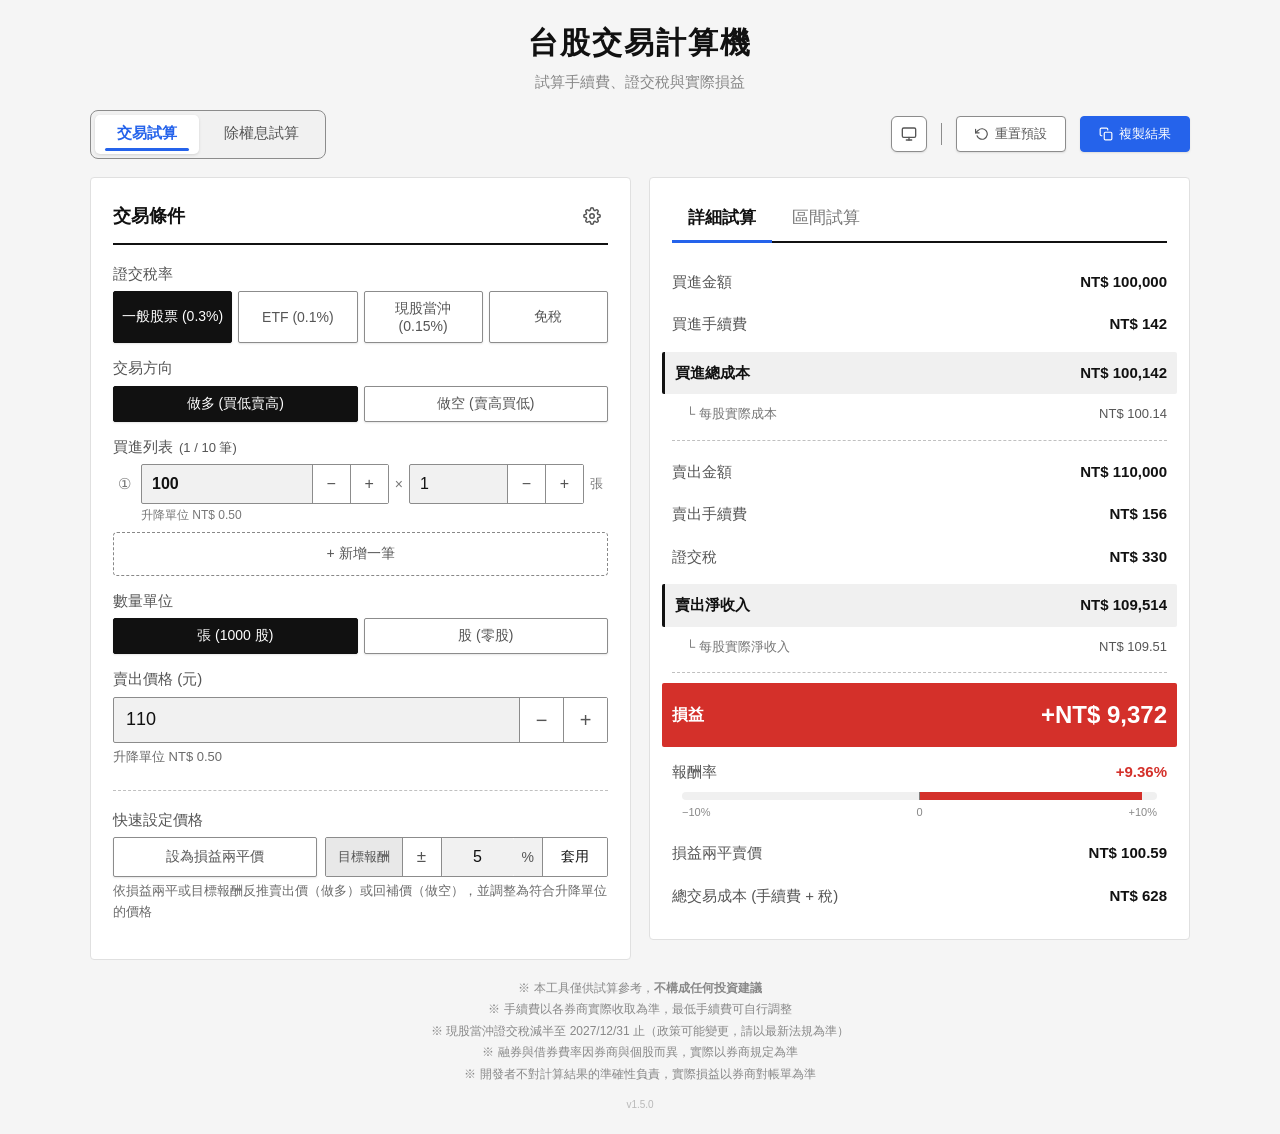
<file: index.html>
<!DOCTYPE html>
<html lang="zh-Hant">
<head>
<meta charset="UTF-8">
<!-- viewport-fit=cover:讓 env(safe-area-inset-*) 生效 (iPhone 動態島 / 主畫面指示條) -->
<meta name="viewport" content="width=device-width, initial-scale=1.0, viewport-fit=cover">
<meta name="description" content="台股交易計算機 — 試算手續費、證交稅、借券費與實際損益，以及除權息、二代健保與股利所得稅。支援做多/做空、零股、ETF、現股當沖。純前端、零追蹤。">
<meta name="theme-color" content="#000000">
<meta name="color-scheme" content="light dark">
<!-- CSP 鎖死「零外部請求」;data: 給 inline favicon SVG;'unsafe-inline' 保留給 head FOUC script 與既有 style 屬性
     (frame-ancestors 只能由 HTTP header 設定,寫在 meta 會被瀏覽器忽略並報錯,故不放) -->
<meta http-equiv="Content-Security-Policy" content="default-src 'self'; img-src 'self' data:; style-src 'self' 'unsafe-inline'; script-src 'self' 'unsafe-inline'; connect-src 'self'; manifest-src 'self'; worker-src 'self'; object-src 'none'; base-uri 'self'; form-action 'none'">
<title>台股交易計算機</title>
<script>
  // 早於 <style> 套用主題與模式,避免初次載入閃光 (FOUC) 與 layout 切換閃爍
  (function() {
    try {
      var mode = localStorage.getItem('twStockCalc.theme') || 'auto';
      if (mode !== 'auto' && mode !== 'light' && mode !== 'dark') mode = 'auto';
      var effective = mode === 'auto'
        ? (matchMedia('(prefers-color-scheme: dark)').matches ? 'dark' : 'light')
        : mode;
      document.documentElement.setAttribute('data-theme', effective);
      document.documentElement.setAttribute('data-theme-mode', mode);
    } catch (_) {
      document.documentElement.setAttribute('data-theme', 'dark');
      document.documentElement.setAttribute('data-theme-mode', 'auto');
    }
    try {
      var appMode = localStorage.getItem('twStockCalc.appMode') || 'trade';
      if (appMode !== 'trade' && appMode !== 'dividend') appMode = 'trade';
      document.documentElement.setAttribute('data-app-mode', appMode);
    } catch (_) {
      document.documentElement.setAttribute('data-app-mode', 'trade');
    }
  })();
</script>
<!-- Open Graph / 社群分享 -->
<meta property="og:type" content="website">
<meta property="og:title" content="台股交易計算機">
<meta property="og:description" content="試算手續費、證交稅、借券費與實際損益，以及除權息、二代健保與股利所得稅。純前端、零追蹤。">
<meta property="og:locale" content="zh_TW">
<meta name="twitter:card" content="summary">
<meta name="twitter:title" content="台股交易計算機">
<meta name="twitter:description" content="試算手續費、證交稅、借券費與實際損益，以及除權息與股利所得稅。">
<link rel="icon" id="favicon" type="image/svg+xml" href="data:image/svg+xml,<svg xmlns='http://www.w3.org/2000/svg' viewBox='0 0 32 32'><rect width='32' height='32' fill='%23111' rx='6'/><rect x='6' y='9' width='8' height='14' fill='%23d4302a'/><rect x='18' y='12' width='8' height='11' fill='%231f8f4f'/></svg>">
<!-- PWA -->
<link rel="manifest" href="manifest.json">
<!-- iOS 不支援 SVG 的 apple-touch-icon,需 180×180 PNG (滿版不透明,iOS 自己套圓角)
     深色版由 app.js 依系統深淺色切換 href;iOS 在「加入主畫面」當下讀取,加入後不會自動跟著變 -->
<link rel="apple-touch-icon" id="appleTouchIcon" sizes="180x180" href="icons/apple-touch-icon.png">
<meta name="mobile-web-app-capable" content="yes">
<meta name="apple-mobile-web-app-capable" content="yes">
<meta name="apple-mobile-web-app-title" content="台股計算機">
<!-- default:狀態列不透明,內容從狀態列 / 動態島下方開始,不會被遮住 -->
<meta name="apple-mobile-web-app-status-bar-style" content="default">
<link rel="stylesheet" href="styles.css?v=1.5.0">
<script defer src="app.js?v=1.5.0"></script>
</head>
<body>
  <div class="container">
    <header>
      <h1>台股交易計算機</h1>
      <p id="appSubtitle">試算手續費、證交稅與實際損益</p>
    </header>

    <div class="action-bar">
      <div class="mode-toggle" id="modeGroup" role="group" aria-label="計算模式">
        <button type="button" data-mode="trade" class="active" aria-pressed="true">交易試算</button>
        <button type="button" data-mode="dividend" aria-pressed="false">除權息試算</button>
      </div>
      <div class="action-bar-tools">
        <button type="button" id="themeBtn" class="theme-cycle-btn" data-current-theme="auto" aria-label="切換主題（目前：跟隨系統）" title="主題">
          <svg class="theme-icon" data-icon="auto" viewBox="0 0 24 24" fill="none" stroke="currentColor" stroke-width="2" stroke-linecap="round" stroke-linejoin="round" aria-hidden="true">
            <rect x="2" y="3" width="20" height="14" rx="2" ry="2"></rect>
            <line x1="8" y1="21" x2="16" y2="21"></line>
            <line x1="12" y1="17" x2="12" y2="21"></line>
          </svg>
          <svg class="theme-icon" data-icon="light" viewBox="0 0 24 24" fill="none" stroke="currentColor" stroke-width="2" stroke-linecap="round" stroke-linejoin="round" aria-hidden="true">
            <circle cx="12" cy="12" r="5"></circle>
            <line x1="12" y1="1" x2="12" y2="3"></line>
            <line x1="12" y1="21" x2="12" y2="23"></line>
            <line x1="4.22" y1="4.22" x2="5.64" y2="5.64"></line>
            <line x1="18.36" y1="18.36" x2="19.78" y2="19.78"></line>
            <line x1="1" y1="12" x2="3" y2="12"></line>
            <line x1="21" y1="12" x2="23" y2="12"></line>
            <line x1="4.22" y1="19.78" x2="5.64" y2="18.36"></line>
            <line x1="18.36" y1="5.64" x2="19.78" y2="4.22"></line>
          </svg>
          <svg class="theme-icon" data-icon="dark" viewBox="0 0 24 24" fill="none" stroke="currentColor" stroke-width="2" stroke-linecap="round" stroke-linejoin="round" aria-hidden="true">
            <path d="M21 12.79A9 9 0 1 1 11.21 3 7 7 0 0 0 21 12.79z"></path>
          </svg>
        </button>
        <span class="divider" aria-hidden="true"></span>
        <button type="button" id="resetBtn" class="btn-action" title="重置預設">
          <svg viewBox="0 0 24 24" width="14" height="14" fill="none" stroke="currentColor" stroke-width="2" stroke-linecap="round" stroke-linejoin="round" aria-hidden="true">
            <polyline points="1 4 1 10 7 10"></polyline>
            <path d="M3.51 15a9 9 0 1 0 2.13-9.36L1 10"></path>
          </svg>
          <span class="btn-label">重置預設</span>
        </button>
        <!-- 觸控裝置且支援 Web Share 時,app.js 加上 data-share → 改顯示分享圖示與「分享結果」 -->
        <button type="button" id="copyBtn" class="btn-action primary" title="複製結果">
          <svg class="icon-copy" viewBox="0 0 24 24" width="14" height="14" fill="none" stroke="currentColor" stroke-width="2" stroke-linecap="round" stroke-linejoin="round" aria-hidden="true">
            <rect x="9" y="9" width="13" height="13" rx="2" ry="2"></rect>
            <path d="M5 15H4a2 2 0 0 1-2-2V4a2 2 0 0 1 2-2h9a2 2 0 0 1 2 2v1"></path>
          </svg>
          <svg class="icon-share" viewBox="0 0 24 24" width="14" height="14" fill="none" stroke="currentColor" stroke-width="2" stroke-linecap="round" stroke-linejoin="round" aria-hidden="true">
            <path d="M4 12v8a2 2 0 0 0 2 2h12a2 2 0 0 0 2-2v-8"></path>
            <polyline points="16 6 12 2 8 6"></polyline>
            <line x1="12" y1="2" x2="12" y2="15"></line>
          </svg>
          <span class="btn-label" id="copyBtnLabel">複製結果</span>
        </button>
      </div>
    </div>

    <div class="layout" id="layoutTrade">
      <div class="card">
        <h2>
          交易條件
          <div class="popover-host" style="margin-left:auto;">
            <button type="button" class="gear-btn" id="condGearBtn" title="進階設定：手續費折扣與最低手續費" aria-label="進階設定：手續費折扣與最低手續費" aria-haspopup="dialog" aria-expanded="false" aria-controls="condGearPopover">
              <svg viewBox="0 0 24 24" fill="none" stroke="currentColor" stroke-width="2" stroke-linecap="round" stroke-linejoin="round" aria-hidden="true">
                <circle cx="12" cy="12" r="3"></circle>
                <path d="M19.4 15a1.65 1.65 0 0 0 .33 1.82l.06.06a2 2 0 0 1 0 2.83 2 2 0 0 1-2.83 0l-.06-.06a1.65 1.65 0 0 0-1.82-.33 1.65 1.65 0 0 0-1 1.51V21a2 2 0 0 1-4 0v-.09A1.65 1.65 0 0 0 9 19.4a1.65 1.65 0 0 0-1.82.33l-.06.06a2 2 0 0 1-2.83 0 2 2 0 0 1 0-2.83l.06-.06a1.65 1.65 0 0 0 .33-1.82 1.65 1.65 0 0 0-1.51-1H3a2 2 0 0 1 0-4h.09A1.65 1.65 0 0 0 4.6 9a1.65 1.65 0 0 0-.33-1.82l-.06-.06a2 2 0 0 1 0-2.83 2 2 0 0 1 2.83 0l.06.06a1.65 1.65 0 0 0 1.82.33H9a1.65 1.65 0 0 0 1-1.51V3a2 2 0 0 1 4 0v.09a1.65 1.65 0 0 0 1 1.51 1.65 1.65 0 0 0 1.82-.33l.06-.06a2 2 0 0 1 2.83 0 2 2 0 0 1 0 2.83l-.06.06a1.65 1.65 0 0 0-.33 1.82V9a1.65 1.65 0 0 0 1.51 1H21a2 2 0 0 1 0 4h-.09a1.65 1.65 0 0 0-1.51 1z"></path>
              </svg>
            </button>
            <div class="popover" id="condGearPopover" hidden role="dialog" aria-label="進階設定">
              <div class="popover-header">
                <span class="popover-title">進階設定</span>
                <button type="button" class="popover-close" data-close-popover aria-label="關閉設定">×</button>
              </div>
              <div class="popover-body" id="condGearBody">
                <div class="field">
                  <label for="discount">手續費折扣 (券商給的折數)</label>
                  <input type="number" id="discount" value="1" step="0.01" min="0.01" max="1" inputmode="decimal">
                  <div class="btn-group" id="discountGroup" role="group" aria-label="手續費折扣">
                    <button type="button" data-discount="1" class="active" aria-pressed="true">原價</button>
                    <button type="button" data-discount="0.6" aria-pressed="false">6折</button>
                    <button type="button" data-discount="0.5" aria-pressed="false">5折</button>
                    <button type="button" data-discount="0.38" aria-pressed="false">3.8折</button>
                    <button type="button" data-discount="0.28" aria-pressed="false">2.8折</button>
                  </div>
                  <div class="help">手續費 = 成交金額 × 0.1425% × 折數；未達最低手續費時，以最低手續費計</div>
                  <div class="field-error" id="discountError" role="alert"></div>
                </div>

                <div class="field">
                  <label for="minFee">最低手續費 (元)</label>
                  <input type="number" id="minFee" value="20" step="1" min="0" inputmode="numeric">
                  <div class="help">多數券商每筆最低 20 元；部分電子下單可降至 1 元或不設下限</div>
                  <div class="field-error" id="minFeeError" role="alert"></div>
                </div>
              </div>
            </div>
          </div>
        </h2>

        <div class="field">
          <label>證交稅率</label>
          <div class="btn-group" id="productTypeGroup" role="group" aria-label="證交稅率">
            <button type="button" data-product="stock" class="active" aria-pressed="true">一般股票 (0.3%)</button>
            <button type="button" data-product="etf" aria-pressed="false">ETF (0.1%)</button>
            <button type="button" data-product="daytrade" aria-pressed="false">現股當沖 (0.15%)</button>
            <button type="button" data-product="none" aria-pressed="false">免稅</button>
          </div>
          <div class="help field-warn-note" id="daytradeExpiredNote" hidden></div>
        </div>

        <div class="field">
          <label>交易方向</label>
          <div class="btn-group" id="directionGroup" role="group" aria-label="交易方向">
            <button type="button" data-dir="long" class="active" aria-pressed="true">做多 (買低賣高)</button>
            <button type="button" data-dir="short" aria-pressed="false">做空 (賣高買低)</button>
          </div>
          <div class="help" id="daytradeShortNote" style="display:none">現股當沖的先賣後買不需借券，不收借券費</div>
        </div>

        <!-- 做空方式:融券 (賣出時一次收借券費) / 借券 SBL (年化費率 × 天數);只在做空時顯示 -->
        <div class="field" id="shortTypeField" style="display:none">
          <label>做空方式</label>
          <div class="btn-group" id="shortTypeGroup" role="group" aria-label="做空方式">
            <button type="button" data-short-type="margin" class="active" aria-pressed="true">融券</button>
            <button type="button" data-short-type="sbl" aria-pressed="false">借券 (SBL)</button>
          </div>
        </div>

        <div class="field" id="marginFeeField" style="display:none">
          <label for="marginRate">借券費率 (%)</label>
          <input type="number" id="marginRate" value="0.08" step="0.01" min="0" inputmode="decimal">
          <div class="help">融券賣出時一次收取：借券費 = 賣出金額 × 費率，多數券商為 0.08%</div>
          <div class="field-error" id="marginRateError" role="alert"></div>
        </div>

        <div class="row" id="borrowField" style="display:none">
          <div class="field" style="margin-bottom:0">
            <label for="borrowRate">年化借券費率 (%)</label>
            <input type="number" id="borrowRate" value="1" step="0.1" min="0" inputmode="decimal">
            <div class="help">依個股與市場供需而定，常見約 1%～3%</div>
            <div class="field-error" id="borrowRateError" role="alert"></div>
          </div>
          <div class="field" style="margin-bottom:0">
            <label for="borrowDays">借券天數</label>
            <input type="number" id="borrowDays" value="1" step="1" min="0" inputmode="numeric">
            <div class="help">借券費 = 賣出金額 × 年化費率 × 天數 ÷ 365</div>
            <div class="field-error" id="borrowDaysError" role="alert"></div>
          </div>
        </div>

        <div class="field" id="buyListField">
          <label id="buyListLabel">買進列表<span class="buy-list-count">(<span id="buyListCount">1</span> / 10 筆)</span></label>
          <div id="buyList"><!-- entries 動態渲染 --></div>
          <button type="button" id="addBuyEntry" class="add-entry-btn">+ 新增一筆</button>
          <div class="buy-list-summary" id="buyListSummary" hidden>
            總股數 <strong id="buyTotalShares">-</strong> · 平均成本 <strong id="buyAvgCost">-</strong>
          </div>
          <div class="field-error" id="buyEntriesError" role="alert"></div>
        </div>

        <div class="field">
          <label>數量單位</label>
          <div class="btn-group" id="unitGroup" role="group" aria-label="數量單位">
            <button type="button" data-unit="lot" class="active" aria-pressed="true">張 (1000 股)</button>
            <button type="button" data-unit="share" aria-pressed="false">股 (零股)</button>
          </div>
        </div>

        <div class="field">
          <label id="sellPriceLabel" for="sellPrice">賣出價格 (元)</label>
          <div class="number-stepper">
            <input type="number" id="sellPrice" value="110" step="0.5" min="0" inputmode="decimal">
            <button type="button" class="stepper-btn" data-step="dec" aria-label="減少賣出價格"></button>
            <button type="button" class="stepper-btn" data-step="inc" aria-label="增加賣出價格"></button>
          </div>
          <div class="help" id="sellTickHint">升降單位 NT$ 0.50</div>
          <div class="field-error" id="sellPriceError" role="alert"></div>
        </div>

        <div class="field field-snap">
          <label>快速設定價格</label>
          <div class="snap-bar">
            <button type="button" id="snapBreakeven" class="snap-action">設為損益兩平價</button>
            <div class="snap-target">
              <span class="snap-label">目標報酬</span>
              <!-- iOS 小數鍵盤沒有負號,用 ± 按鈕切換正負 -->
              <button type="button" id="targetReturnSign" class="snap-sign" aria-label="切換目標報酬正負號" title="切換正負號">±</button>
              <input type="number" id="targetReturn" value="5" step="0.5" inputmode="decimal" aria-label="目標報酬率百分比">
              <span class="snap-pct">%</span>
              <button type="button" id="snapTarget">套用</button>
            </div>
          </div>
          <div class="help">依損益兩平或目標報酬反推賣出價（做多）或回補價（做空），並調整為符合升降單位的價格</div>
          <div class="field-error" id="targetReturnError" role="alert"></div>
        </div>
      </div><!-- /card 交易條件 -->

      <div class="card">
        <div class="card-header-row">
          <div class="card-tabs" id="tabNav" role="tablist" aria-label="結果顯示模式">
            <button type="button" data-tab="detail" class="active" role="tab" aria-selected="true">詳細試算</button>
            <button type="button" data-tab="range" role="tab" aria-selected="false">區間試算</button>
          </div>
          <div class="popover-host" id="rangeGearHost" hidden>
            <button type="button" class="gear-btn" id="rangeGearBtn" title="區間試算顯示範圍設定" aria-label="區間試算顯示範圍設定" aria-haspopup="dialog" aria-expanded="false" aria-controls="rangeGearPopover">
              <svg viewBox="0 0 24 24" fill="none" stroke="currentColor" stroke-width="2" stroke-linecap="round" stroke-linejoin="round" aria-hidden="true">
                <circle cx="12" cy="12" r="3"></circle>
                <path d="M19.4 15a1.65 1.65 0 0 0 .33 1.82l.06.06a2 2 0 0 1 0 2.83 2 2 0 0 1-2.83 0l-.06-.06a1.65 1.65 0 0 0-1.82-.33 1.65 1.65 0 0 0-1 1.51V21a2 2 0 0 1-4 0v-.09A1.65 1.65 0 0 0 9 19.4a1.65 1.65 0 0 0-1.82.33l-.06.06a2 2 0 0 1-2.83 0 2 2 0 0 1 0-2.83l.06-.06a1.65 1.65 0 0 0 .33-1.82 1.65 1.65 0 0 0-1.51-1H3a2 2 0 0 1 0-4h.09A1.65 1.65 0 0 0 4.6 9a1.65 1.65 0 0 0-.33-1.82l-.06-.06a2 2 0 0 1 0-2.83 2 2 0 0 1 2.83 0l.06.06a1.65 1.65 0 0 0 1.82.33H9a1.65 1.65 0 0 0 1-1.51V3a2 2 0 0 1 4 0v.09a1.65 1.65 0 0 0 1 1.51 1.65 1.65 0 0 0 1.82-.33l.06-.06a2 2 0 0 1 2.83 0 2 2 0 0 1 0 2.83l-.06.06a1.65 1.65 0 0 0-.33 1.82V9a1.65 1.65 0 0 0 1.51 1H21a2 2 0 0 1 0 4h-.09a1.65 1.65 0 0 0-1.51 1z"></path>
              </svg>
            </button>
            <div class="popover" id="rangeGearPopover" hidden role="dialog" aria-label="區間試算顯示範圍設定">
              <div class="popover-header">
                <span class="popover-title">顯示設定</span>
                <button type="button" class="popover-close" data-close-popover aria-label="關閉設定">×</button>
              </div>
              <div class="popover-body" id="rangeGearBody">
                <div class="range-controls">
                  <span class="range-controls-label">顯示範圍</span>
                  <div class="btn-group btn-group-inline" id="rangeGroup" role="group" aria-label="區間試算顯示範圍">
                    <button type="button" data-half="5" class="active" aria-pressed="true">±5</button>
                    <button type="button" data-half="10" aria-pressed="false">±10</button>
                    <button type="button" data-half="20" aria-pressed="false">±20</button>
                  </div>
                </div>
              </div>
            </div>
          </div>
        </div>

        <div class="tab-content" data-tab="detail" role="tabpanel">
          <div class="result-section">
            <div class="result-row">
              <span class="label" id="buyAmountLabel">買進金額</span>
              <span class="value" id="buyAmount">-</span>
            </div>
            <div class="result-row">
              <span class="label" id="buyFeeLabel">買進手續費</span>
              <span class="value" id="buyFee">-</span>
            </div>
            <div class="result-row highlight">
              <span class="label" id="totalCostLabel">買進總成本</span>
              <span class="value" id="totalCost">-</span>
            </div>
            <div class="result-row sub">
              <span class="label">└ 每股實際成本</span>
              <span class="value" id="costPerShare">-</span>
            </div>
          </div>

          <div class="result-section">
            <div class="result-row">
              <span class="label" id="sellAmountLabel">賣出金額</span>
              <span class="value" id="sellAmount">-</span>
            </div>
            <div class="result-row">
              <span class="label" id="sellFeeLabel">賣出手續費</span>
              <span class="value" id="sellFee">-</span>
            </div>
            <div class="result-row">
              <span class="label">證交稅</span>
              <span class="value" id="tax">-</span>
            </div>
            <div class="result-row" id="borrowFeeRow" style="display:none">
              <span class="label">借券費</span>
              <span class="value" id="borrowFee">-</span>
            </div>
            <div class="result-row highlight">
              <span class="label" id="netSellLabel">賣出淨收入</span>
              <span class="value" id="netSell">-</span>
            </div>
            <div class="result-row sub">
              <span class="label">└ 每股實際淨收入</span>
              <span class="value" id="netPerShare">-</span>
            </div>
          </div>

          <div class="result-section">
            <div class="result-row big" id="profitRow">
              <span class="label">損益</span>
              <span class="value" id="profit">-</span>
            </div>
            <div class="result-row" id="returnRow">
              <span class="label">報酬率</span>
              <span class="value" id="returnRate">-</span>
            </div>
            <div class="return-bar" id="returnBar" aria-hidden="true">
              <div class="return-bar-track">
                <div class="return-bar-zero"></div>
                <div class="return-bar-fill" id="returnBarFill" style="left:50%;right:50%"></div>
              </div>
              <div class="return-bar-scale">
                <span>−10%</span><span>0</span><span>+10%</span>
              </div>
            </div>
            <div class="result-row">
              <span class="label" id="breakevenLabel">損益兩平賣價</span>
              <span class="value" id="breakeven">-</span>
            </div>
            <div class="result-row">
              <span class="label" id="totalFeesLabel">總交易成本 (手續費 + 稅)</span>
              <span class="value" id="totalFees">-</span>
            </div>
          </div>
        </div><!-- /tab-content detail -->

        <div class="tab-content" data-tab="range" role="tabpanel" hidden>
          <div class="result-section">
            <div class="result-row">
              <span class="label" id="rangeFixedLabel">買進總成本</span>
              <span class="value" id="rangeFixedValue">-</span>
            </div>
            <div class="result-row">
              <span class="label" id="rangeBreakevenLabel">損益兩平賣價</span>
              <span class="value" id="rangeBreakeven">-</span>
            </div>
            <div class="result-row big" id="rangeCenterProfitRow">
              <span class="label" id="rangeCenterProfitLabel">目前賣價的損益</span>
              <span class="value" id="rangeCenterProfit">-</span>
            </div>
          </div>

          <div class="range-table-wrap">
            <table class="range-table">
              <thead>
                <tr>
                  <th id="rangePriceLabel">賣出價</th>
                  <th>損益</th>
                  <th>報酬率</th>
                </tr>
              </thead>
              <tbody id="rangeTableBody">
                <tr><td colspan="3" class="empty">請先輸入有效的價格與數量</td></tr>
              </tbody>
            </table>
          </div>

          <div class="help" style="margin-top: 12px; line-height: 1.7;">
            ※ 表格以目前的<strong>賣出價（做多）</strong>或<strong>回補價（做空）</strong>為中心，上下各展開 <span id="rangeHalfText">5</span> 個升降單位，共 <span id="rangeTotalText">11</span> 列<br>
            ※ 其他條件（買進價、手續費、稅率、借券費等）維持不變
          </div>
        </div><!-- /tab-content range -->
      </div><!-- /card right -->
    </div><!-- /layout -->

    <!-- 除權息 layout (顯示由 :root[data-app-mode] CSS 規則控制,避免 FOUC) -->
    <div class="layout" id="layoutDividend">
      <div class="card">
        <h2>
          除權息條件
          <div class="popover-host" style="margin-left:auto;">
            <button type="button" class="gear-btn" id="divGearBtn" title="進階設定：健保補充保費與其他綜合所得" aria-label="進階設定：健保補充保費與其他綜合所得" aria-haspopup="dialog" aria-expanded="false" aria-controls="divGearPopover">
              <svg viewBox="0 0 24 24" fill="none" stroke="currentColor" stroke-width="2" stroke-linecap="round" stroke-linejoin="round" aria-hidden="true">
                <circle cx="12" cy="12" r="3"></circle>
                <path d="M19.4 15a1.65 1.65 0 0 0 .33 1.82l.06.06a2 2 0 0 1 0 2.83 2 2 0 0 1-2.83 0l-.06-.06a1.65 1.65 0 0 0-1.82-.33 1.65 1.65 0 0 0-1 1.51V21a2 2 0 0 1-4 0v-.09A1.65 1.65 0 0 0 9 19.4a1.65 1.65 0 0 0-1.82.33l-.06.06a2 2 0 0 1-2.83 0 2 2 0 0 1 0-2.83l.06-.06a1.65 1.65 0 0 0 .33-1.82 1.65 1.65 0 0 0-1.51-1H3a2 2 0 0 1 0-4h.09A1.65 1.65 0 0 0 4.6 9a1.65 1.65 0 0 0-.33-1.82l-.06-.06a2 2 0 0 1 0-2.83 2 2 0 0 1 2.83 0l.06.06a1.65 1.65 0 0 0 1.82.33H9a1.65 1.65 0 0 0 1-1.51V3a2 2 0 0 1 4 0v.09a1.65 1.65 0 0 0 1 1.51 1.65 1.65 0 0 0 1.82-.33l.06-.06a2 2 0 0 1 2.83 0 2 2 0 0 1 0 2.83l-.06.06a1.65 1.65 0 0 0-.33 1.82V9a1.65 1.65 0 0 0 1.51 1H21a2 2 0 0 1 0 4h-.09a1.65 1.65 0 0 0-1.51 1z"></path>
              </svg>
            </button>
            <div class="popover" id="divGearPopover" hidden role="dialog" aria-label="進階設定">
              <div class="popover-header">
                <span class="popover-title">進階設定</span>
                <button type="button" class="popover-close" data-close-popover aria-label="關閉設定">×</button>
              </div>
              <div class="popover-body">
                <div class="field">
                  <label for="healthRate">二代健保補充保費率 (%)</label>
                  <input type="number" id="healthRate" value="2.11" step="0.01" min="0" max="100" inputmode="decimal">
                  <div class="help" id="healthRateHelp">自 2021 年起為 2.11%，實際以健保署最新公告為準</div>
                  <div class="field-error" id="healthRateError" role="alert"></div>
                </div>
                <div class="field">
                  <label for="healthThreshold">補充保費起徵點 (元)</label>
                  <input type="number" id="healthThreshold" value="20000" step="1000" min="0" inputmode="numeric">
                  <div class="help">單次給付（現金股利＋股票股利面額）達此金額才扣繳</div>
                  <div class="field-error" id="healthThresholdError" role="alert"></div>
                </div>
                <div class="field">
                  <label for="otherIncome">股利以外綜合所得淨額 (元)</label>
                  <input type="number" id="otherIncome" value="600000" step="10000" min="0" inputmode="numeric">
                  <div class="help">用來推算邊際稅率，並比較合併課稅與分離課稅</div>
                  <div class="field-error" id="otherIncomeError" role="alert"></div>
                </div>
              </div>
            </div>
          </div>
        </h2>

        <div class="field">
          <label for="prePrice">除權息前股價</label>
          <input type="number" id="prePrice" value="50" step="0.01" min="0" inputmode="decimal">
          <div class="help">通常為除權息日前一交易日收盤價</div>
          <div class="field-error" id="prePriceError" role="alert"></div>
        </div>

        <div class="row">
          <div class="field" style="margin-bottom:0">
            <label for="cashDividend">現金股利 (元/股)</label>
            <input type="number" id="cashDividend" value="2.5" step="0.01" min="0" inputmode="decimal">
            <div class="help">填 0 表示只配股票股利</div>
            <div class="field-error" id="cashDividendError" role="alert"></div>
          </div>
          <div class="field" style="margin-bottom:0">
            <label for="stockDividend">股票股利 (元/股)</label>
            <input type="number" id="stockDividend" value="0" step="0.1" min="0" inputmode="decimal">
            <div class="help">以面額 10 元計，每 1 元配 0.1 股（每張配 100 股）</div>
            <div class="field-error" id="stockDividendError" role="alert"></div>
          </div>
        </div>

        <div class="field">
          <label>持股單位</label>
          <div class="btn-group" id="dividendUnitGroup" role="group" aria-label="持股單位">
            <button type="button" data-dividend-unit="lot" class="active" aria-pressed="true">張 (1000 股)</button>
            <button type="button" data-dividend-unit="share" aria-pressed="false">股</button>
          </div>
        </div>

        <div class="field">
          <label for="dividendShares">持股數量 <span id="dividendSharesUnit" class="buy-list-count">(張)</span></label>
          <input type="number" id="dividendShares" value="10" step="1" min="0" inputmode="numeric">
          <div class="help">合計 <strong id="dividendSharesTotal">10,000</strong> 股</div>
          <div class="field-error" id="dividendSharesError" role="alert"></div>
        </div>

        <div class="field">
          <label for="dividendBuyCost">買進均價 (每股，選填)</label>
          <input type="number" id="dividendBuyCost" value="0" step="0.01" min="0" inputmode="decimal">
          <div class="help" id="dividendBuyCostHelp" hidden>合計持有成本 <strong id="dividendBuyCostTotal">0</strong> 元</div>
          <div class="help">用來試算除權息後持有成本降低多少；填 0 或留空則不試算</div>
          <div class="field-error" id="dividendBuyCostError" role="alert"></div>
        </div>
      </div><!-- /card 除權息條件 -->

      <div class="card">
        <h2>除權息試算結果</h2>

        <!-- 股價變化群組:參考價 → 填權息 → 殖利率 -->
        <div class="result-section">
          <div class="result-row big" id="exDivPriceRow">
            <span class="label">除權息參考價</span>
            <span class="value" id="exDivPrice">-</span>
          </div>
          <div class="result-row sub">
            <span class="label">└ 除權息調降</span>
            <span class="value" id="priceDrop">-</span>
          </div>
        </div>

        <div class="result-section">
          <div class="result-row">
            <span class="label">填權息所需漲幅</span>
            <span class="value" id="fillGainPct">-</span>
          </div>
          <div class="result-row">
            <span class="label">填權息目標價</span>
            <span class="value" id="fillTargetPrice">-</span>
          </div>
        </div>

        <div class="result-section">
          <div class="result-row">
            <span class="label">現金殖利率</span>
            <span class="value" id="cashYield">-</span>
          </div>
          <div class="result-row" id="stockYieldRow" hidden>
            <span class="label">股票殖利率</span>
            <span class="value" id="stockYield">-</span>
          </div>
          <div class="result-row highlight">
            <span class="label">總殖利率</span>
            <span class="value" id="totalYield">-</span>
          </div>
        </div>

        <!-- 我會拿到什麼:現金 → 股數 → 降低後總成本 -->
        <div class="result-section" id="cashIncomeSection">
          <div class="result-row">
            <span class="label">現金股利收入</span>
            <span class="value" id="dividendGross">-</span>
          </div>
          <div class="result-row sub" id="healthInsRow" hidden>
            <span class="label">└ 二代健保補充保費</span>
            <span class="value" id="healthInsFee">-</span>
          </div>
          <div class="result-row sub" id="healthInsBasisRow" hidden>
            <span class="label">└ 補充保費計算基礎</span>
            <span class="value" id="healthInsBasis">-</span>
          </div>
          <div class="result-row big money" id="dividendNetRow">
            <span class="label">實領現金</span>
            <span class="value" id="dividendNet">-</span>
          </div>
          <div class="help" id="healthInsHelp" style="margin-top: 8px;" hidden>
            ※ 依健保署規定，同一基準日的現金股利與股票股利視為同一次給付，合併計算；股票股利以每股面額 10 元計算<br>
            ※ 單次給付達起徵點即依補充保費率扣繳，超過 1,000 萬元的部分不計
          </div>
        </div>

        <div class="result-section" id="stockAllocSection" hidden>
          <div class="result-row">
            <span class="label">配股數</span>
            <span class="value" id="allocatedShares">-</span>
          </div>
          <div class="result-row highlight">
            <span class="label">配股後總股數</span>
            <span class="value" id="totalSharesAfter">-</span>
          </div>
          <div class="result-row sub">
            <span class="label">└ 整股 / 畸零股</span>
            <span class="value" id="wholeFractionShares">-</span>
          </div>
          <div class="help" style="margin-top: 8px;">※ 不足 1 股的畸零股，依公司法按面額折付現金</div>
        </div>

        <div class="result-section" id="costReductionSection" hidden>
          <div class="result-row big compact">
            <span class="label">除權息後總持有成本</span>
            <span class="value" id="newCostTotal">-</span>
          </div>
          <div class="result-row sub">
            <span class="label">└ 每股成本</span>
            <span class="value" id="newCostPerShare">-</span>
          </div>
          <div class="result-row sub">
            <span class="label">└ 降低幅度</span>
            <span class="value" id="newCostReduction">-</span>
          </div>
          <div class="help" style="margin-top: 8px;">※ 以你輸入的買進均價計算，不含買進手續費</div>
        </div>

        <div class="result-section tax-section">
          <div class="tax-section-title">股利所得稅試算</div>
          <div class="tax-section-subtitle">
            目前邊際稅率 <strong id="marginalRateText">12%</strong>（綜合所得淨額 <strong id="otherIncomeText">600,000</strong> 元加計股利後推算）
          </div>

          <div class="tax-method" id="taxMethodA">
            <div class="tax-method-header">
              <span class="tax-method-label">A. 合併課稅 (8.5% 抵減)</span>
              <span class="tax-method-badge" id="taxMethodABadge" hidden>較省稅</span>
            </div>
            <div class="tax-method-rows">
              <div class="result-row sub"><span class="label">股利增加的稅額</span><span class="value" id="taxAddA">-</span></div>
              <div class="result-row sub"><span class="label">8.5% 可抵減稅額 (上限 8 萬元)</span><span class="value" id="taxCreditA">-</span></div>
              <div class="result-row"><span class="label">淨增加稅額</span><span class="value" id="taxNetA">-</span></div>
            </div>
          </div>

          <div class="tax-method" id="taxMethodB">
            <div class="tax-method-header">
              <span class="tax-method-label">B. 分離課稅 (28%)</span>
              <span class="tax-method-badge" id="taxMethodBBadge" hidden>較省稅</span>
            </div>
            <div class="tax-method-rows">
              <div class="result-row"><span class="label">應納稅額</span><span class="value" id="taxNetB">-</span></div>
            </div>
          </div>

          <div class="help" style="margin-top: 8px;">
            ※ 只試算股利造成的「增加」稅額，股利以外的綜合所得照常繳納<br>
            ※ A 案的可抵減稅額大於應納稅額時為負值（可退稅）；實際申報以財政部試算為準
          </div>
        </div>
      </div><!-- /card 除權息結果 -->
    </div><!-- /layout-dividend -->

    <div class="footer-note">
      ※ 本工具僅供試算參考，<strong>不構成任何投資建議</strong><br>
      <span id="footerNoteTrade">
        ※ 手續費以各券商實際收取為準，最低手續費可自行調整<br>
        <span id="ruleDaytradeNote">※ 現股當沖證交稅減半至 2027/12/31 止（政策可能變更，請以最新法規為準）</span><br>
        ※ 融券與借券費率因券商與個股而異，實際以券商規定為準<br>
        ※ 開發者不對計算結果的準確性負責，實際損益以券商對帳單為準
      </span>
      <span id="footerNoteDividend">
        ※ 二代健保補充保費率與起徵點，以健保署最新公告為準<br>
        ※ 綜所稅級距採 <span id="ruleTaxYear">2025 年度（2026 年申報）</span>稅制，實際以財政部公告為準<br>
        ※ 合併與分離課稅的比較只計算股利造成的邊際稅負，未含扣除額、免稅額等個人條件<br>
        ※ 畸零股折付現金、配股後的零股交易等細節，以發行公司公告為準
      </span>
      <span class="version-tag" id="appVersionTag"></span>
    </div>
  </div>

  <!-- 行動版設定面板的遮罩 (桌面不顯示);點遮罩關閉面板,不會穿透點到下方按鈕 -->
  <div class="popover-backdrop" id="popoverBackdrop" hidden></div>

  <div class="toast" id="toast" role="status" aria-live="polite"></div>

  <!-- 螢幕閱讀器播報:輸入停頓後才念一次重點,避免每打一個字就念整張結果卡 -->
  <div class="sr-only" id="srAnnounce" role="status" aria-live="polite"></div>

  <div class="mobile-result-bar" id="mobileResultBar">
    <button type="button" class="mobile-result-bar-tap" id="mobileBarTap" aria-label="捲到結果重點">
      <span class="mobile-result-bar-profit" id="mobileBarProfit">-</span>
      <span class="mobile-result-bar-return" id="mobileBarReturn">-</span>
      <span class="mobile-result-bar-track" aria-hidden="true">
        <span class="mobile-result-bar-zero"></span>
        <span class="mobile-result-bar-fill" id="mobileBarFill" style="left:50%;right:50%"></span>
      </span>
      <span class="mobile-result-bar-cta" aria-hidden="true">詳情 →</span>
    </button>
  </div>

  <dialog id="confirmDialog" class="confirm-dialog" aria-labelledby="confirmDialogTitle" aria-describedby="confirmDialogText">
    <div class="confirm-dialog-body">
      <div class="confirm-dialog-title" id="confirmDialogTitle">確定要重置嗎？</div>
      <div class="confirm-dialog-text" id="confirmDialogText">
        交易試算的所有欄位與設定（手續費折扣、證交稅率、交易方向、做空方式、區間顯示範圍）將還原為預設值。
      </div>
      <div class="confirm-dialog-note">
        <span id="confirmDialogNoteInfo">除權息試算的資料不受影響。</span>
        <strong class="confirm-dialog-warn">此動作無法復原。</strong>
      </div>
      <div class="confirm-dialog-actions">
        <button type="button" class="btn-action" id="confirmDialogCancel">取消</button>
        <button type="button" class="btn-action primary" id="confirmDialogOk">確定重置</button>
      </div>
    </div>
  </dialog>

</body>
</html>
</file>
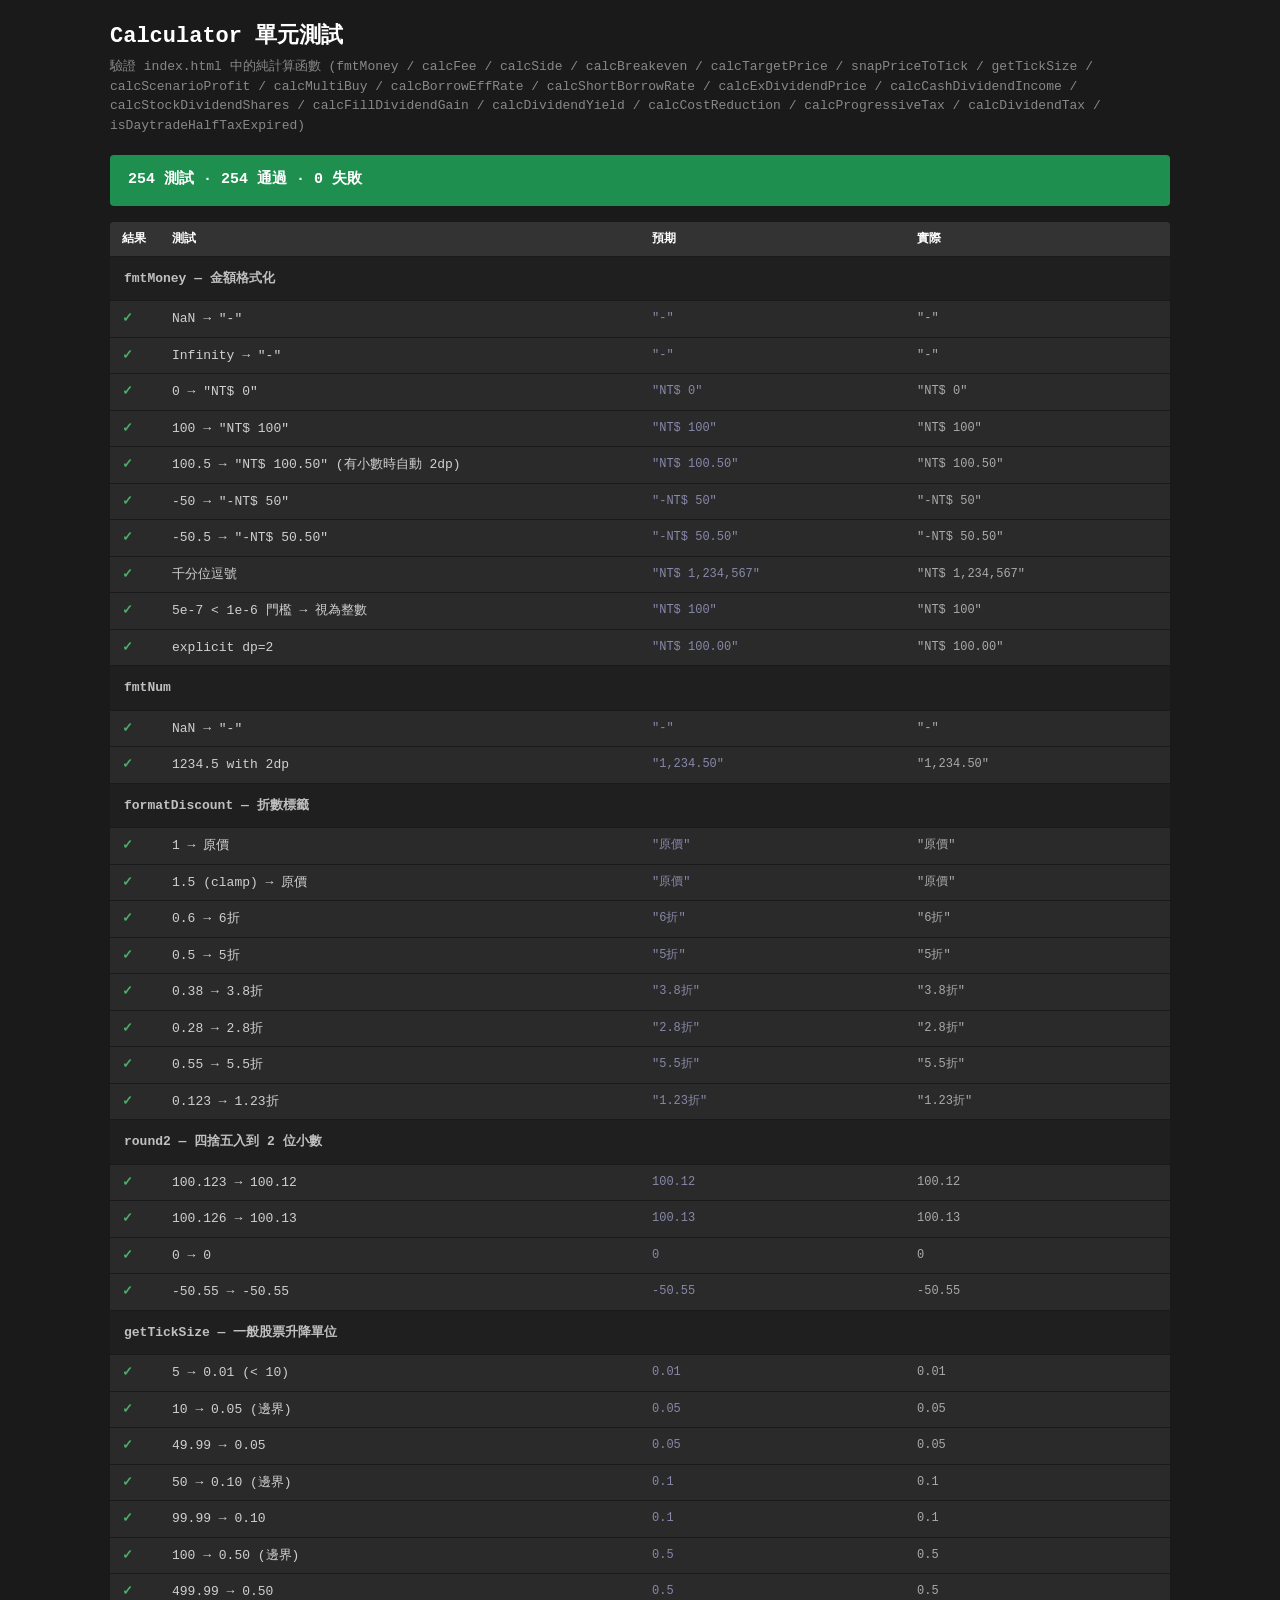
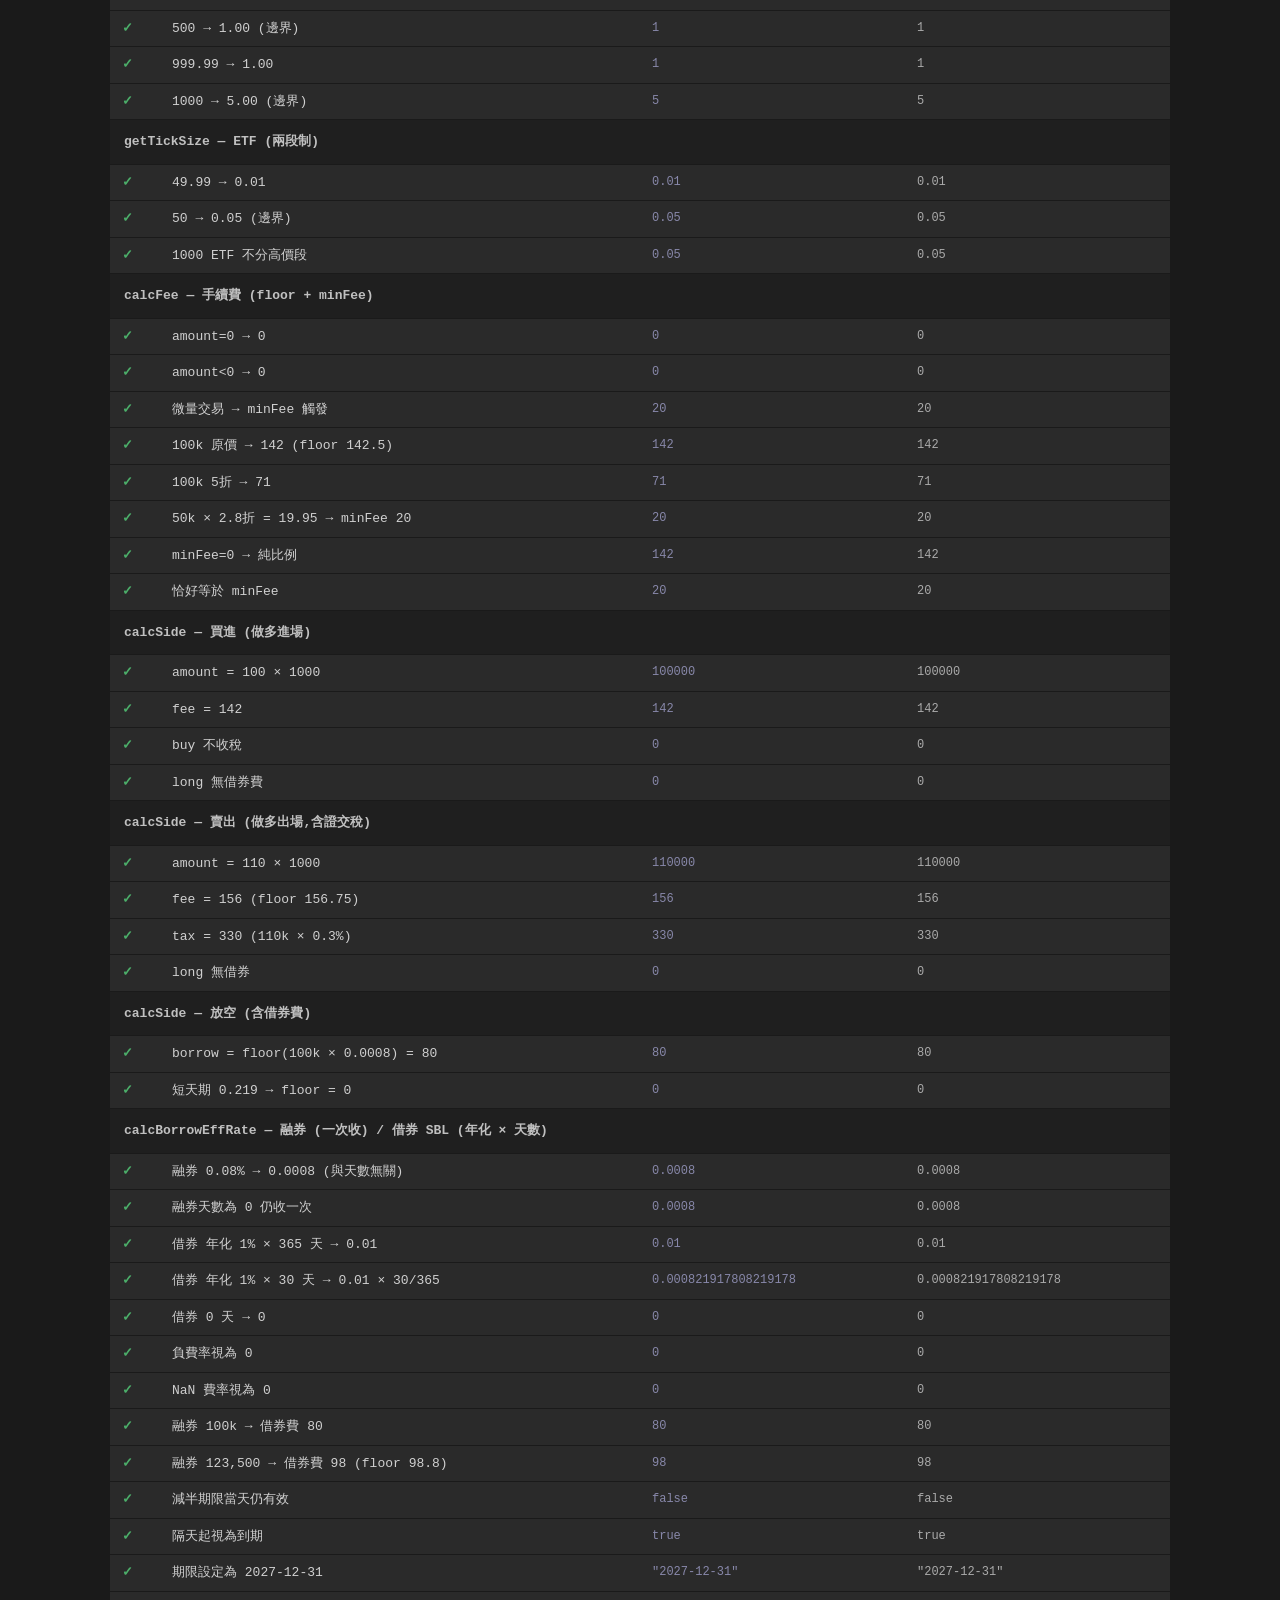
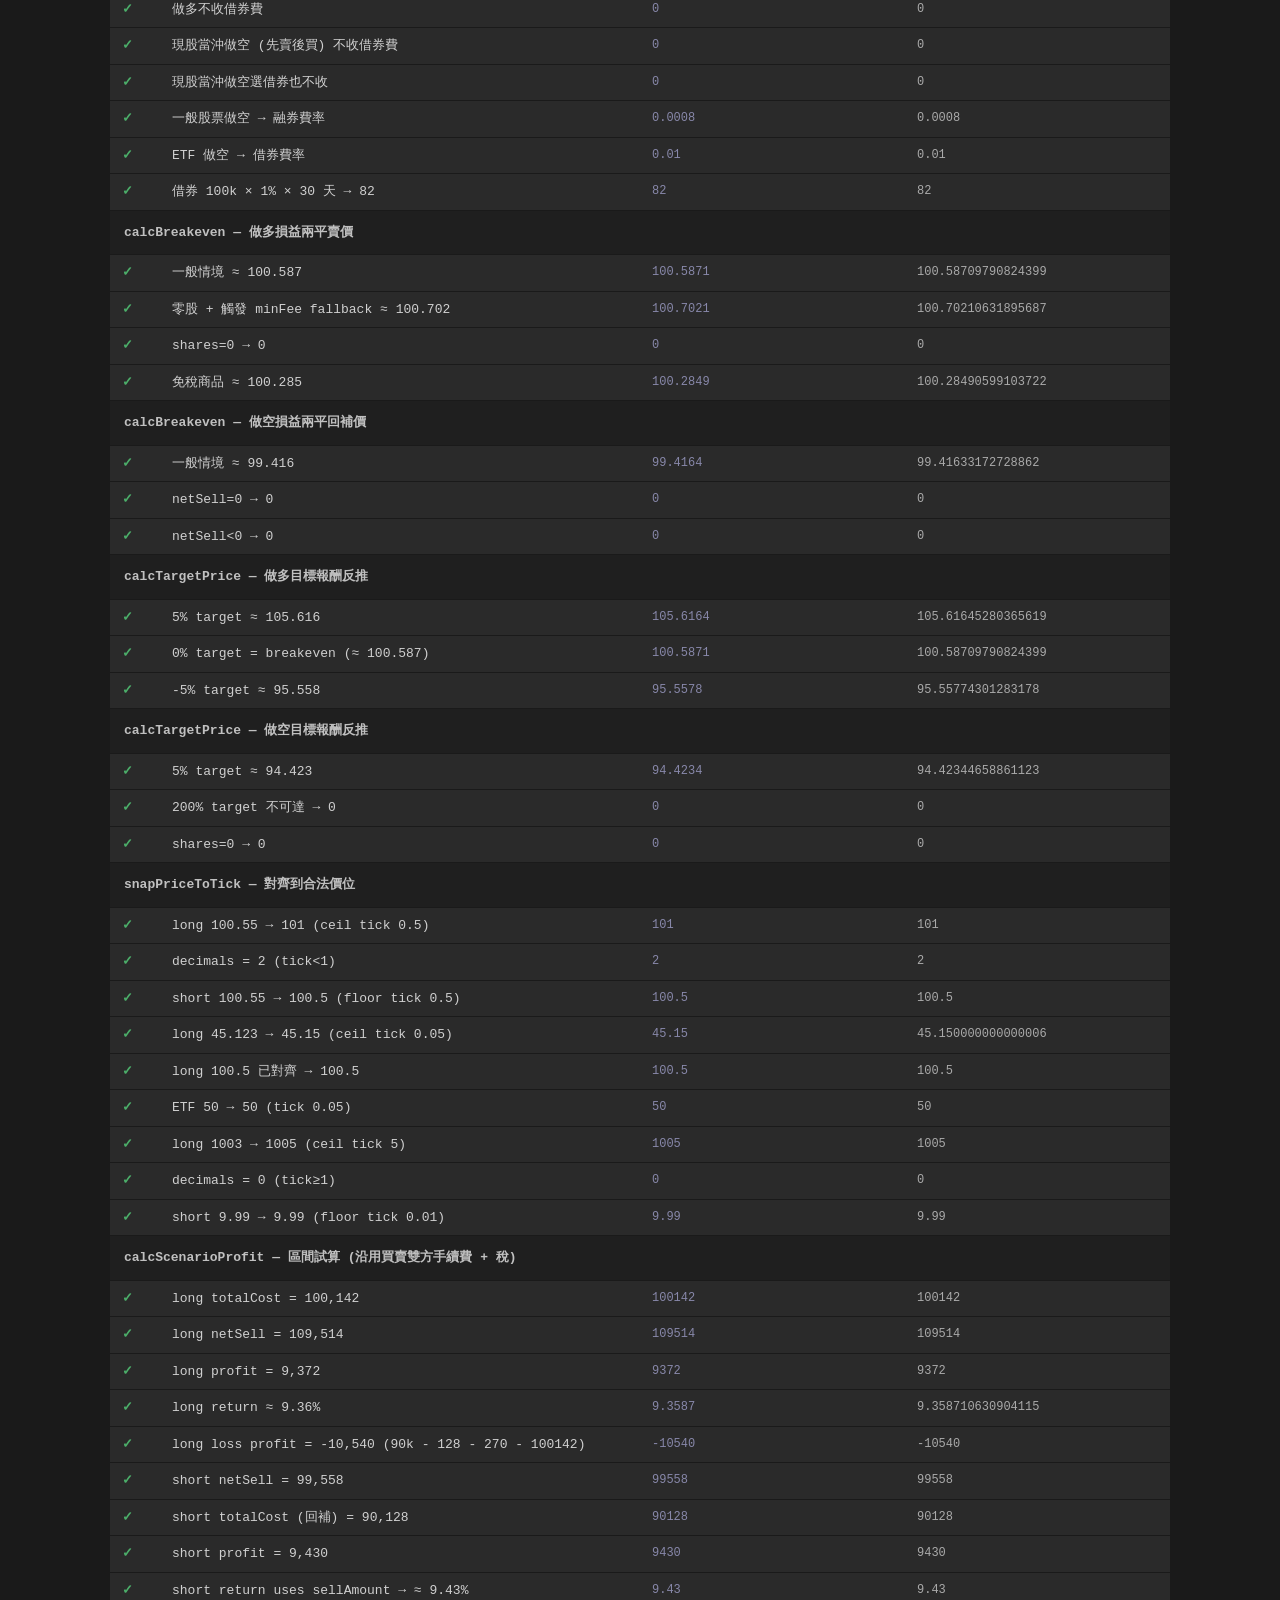
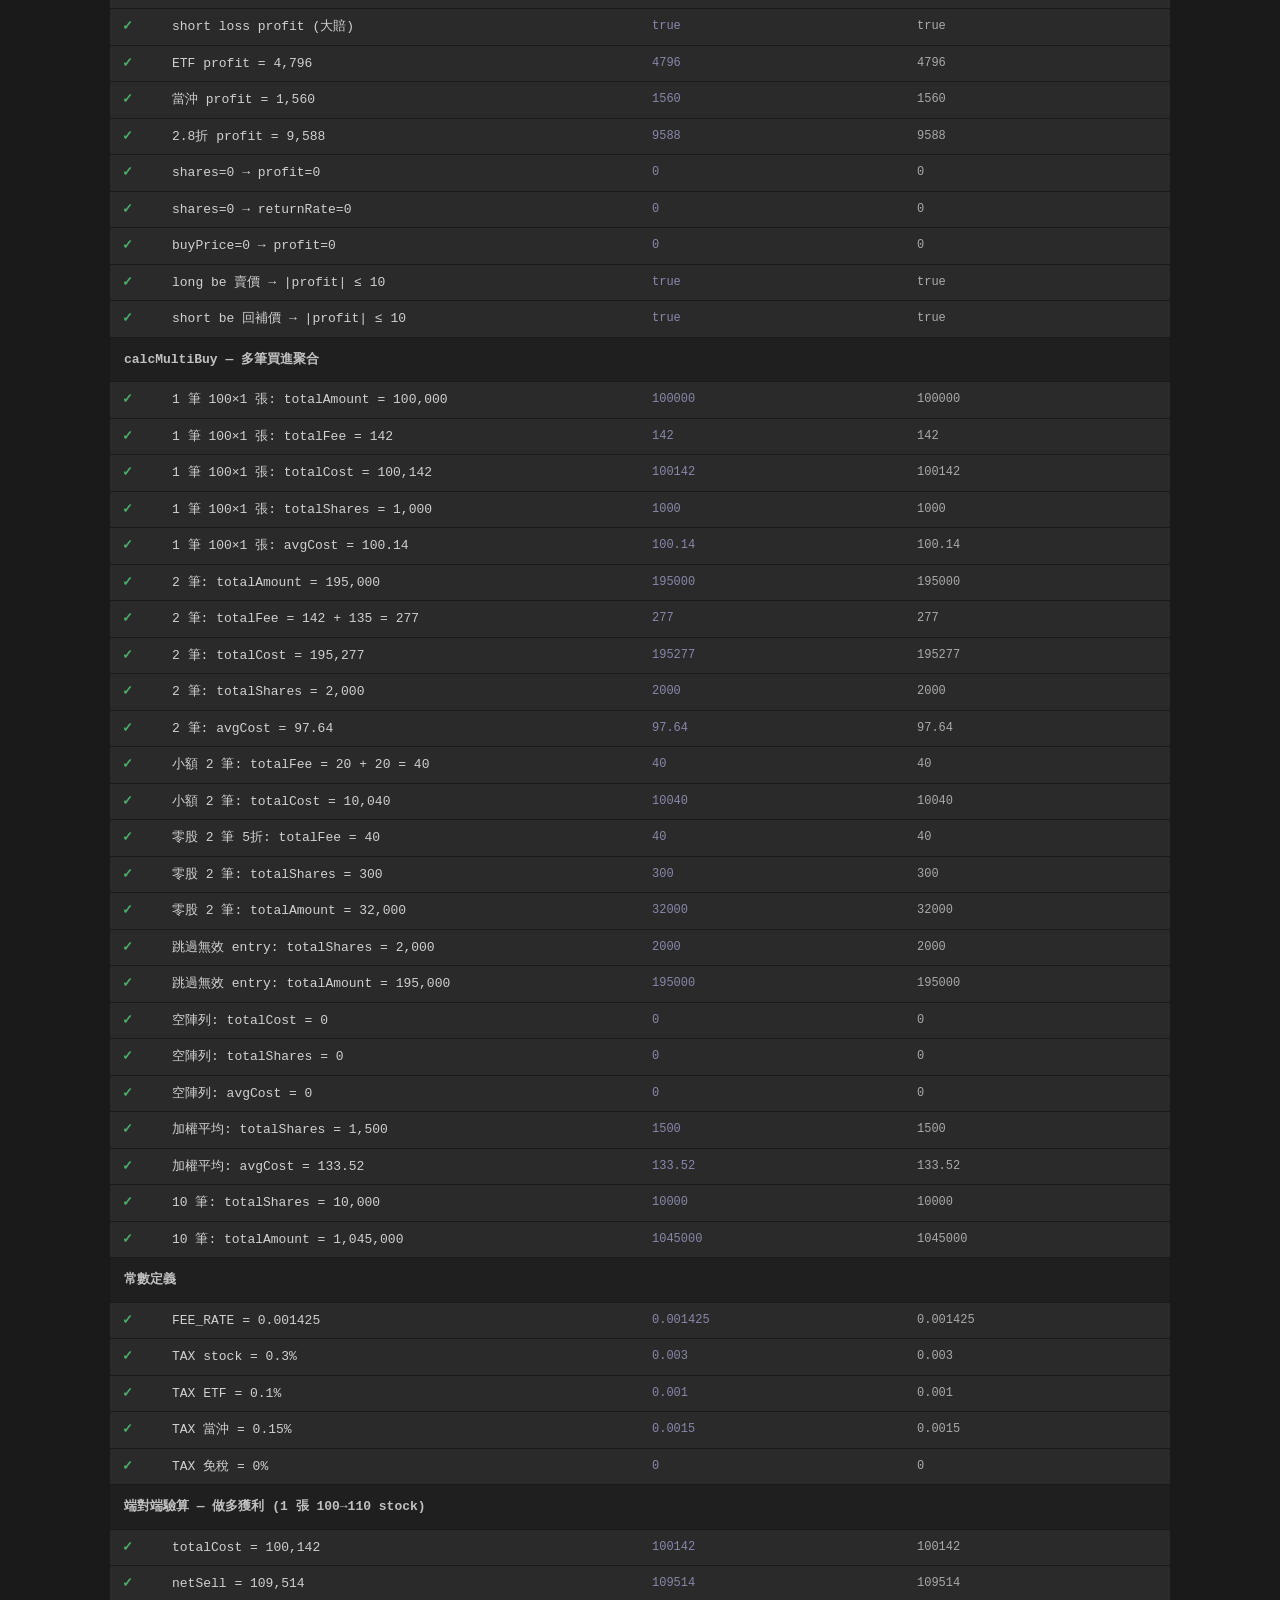
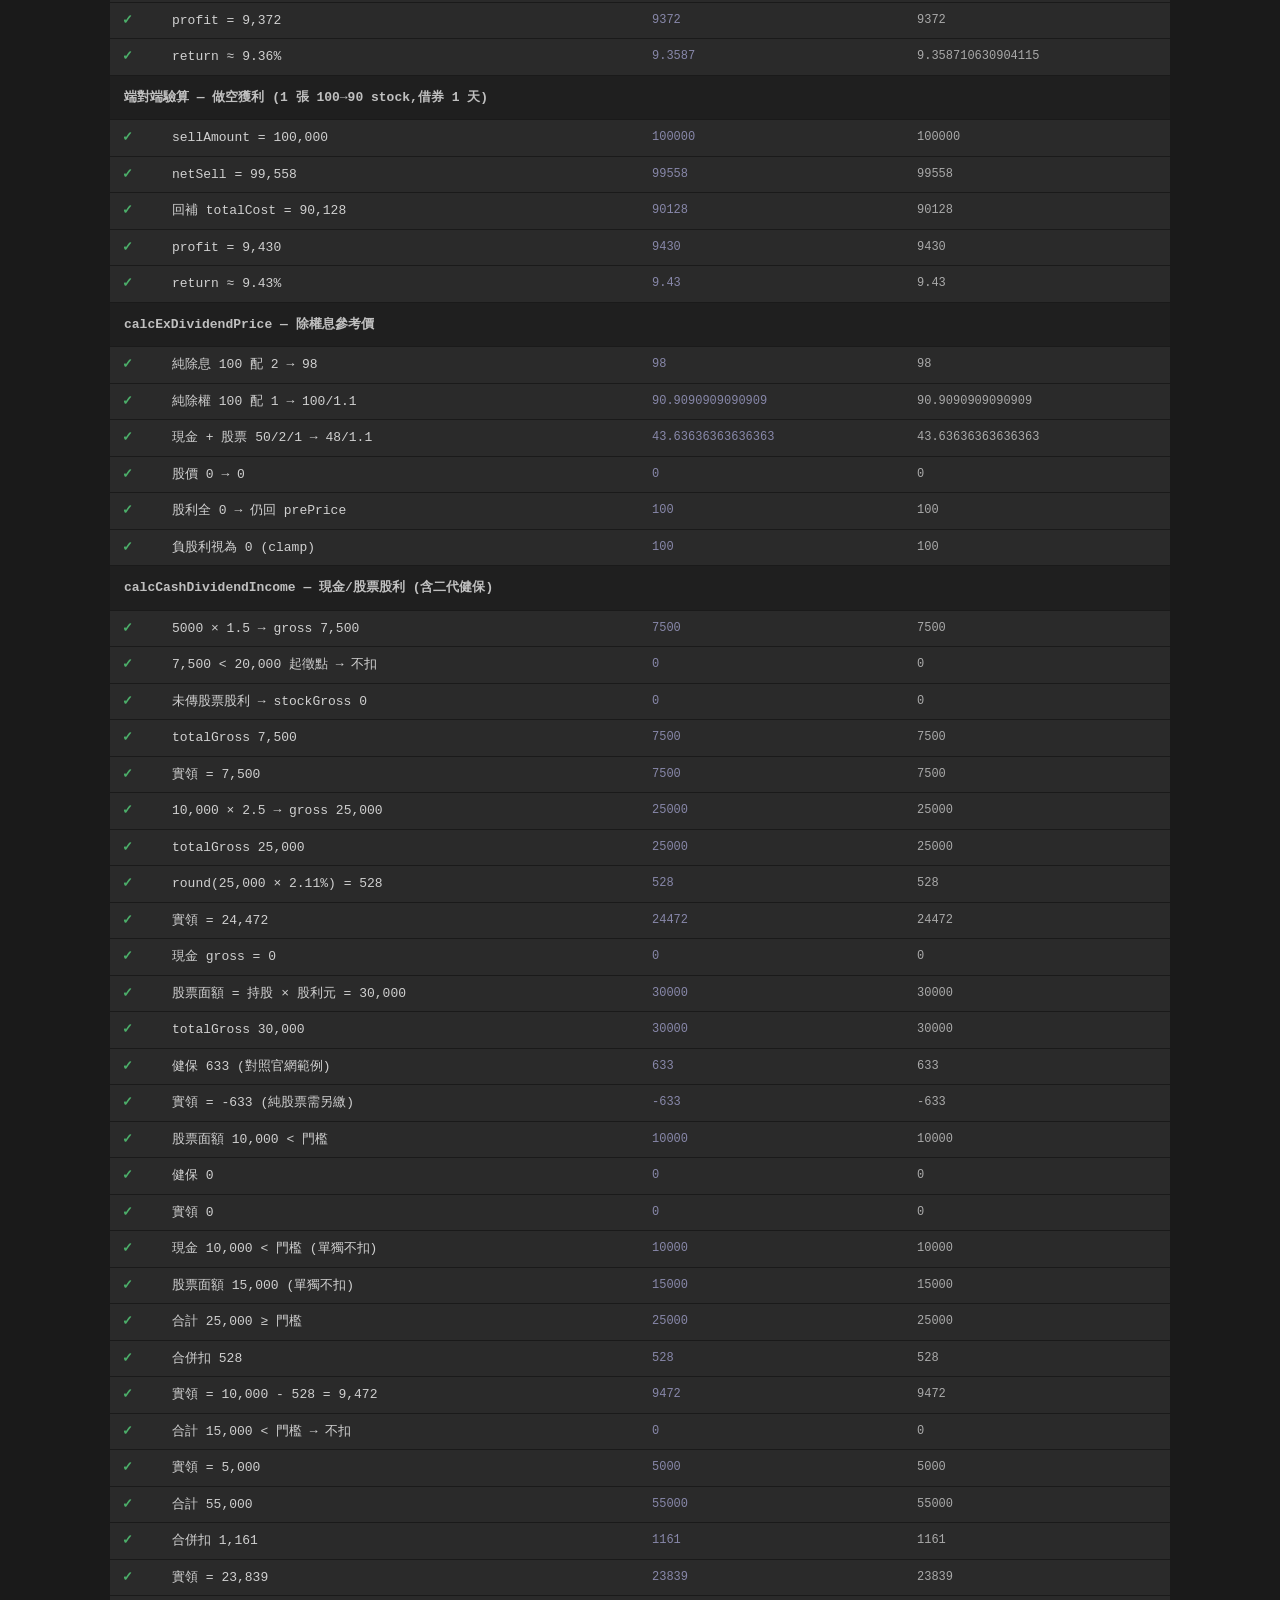
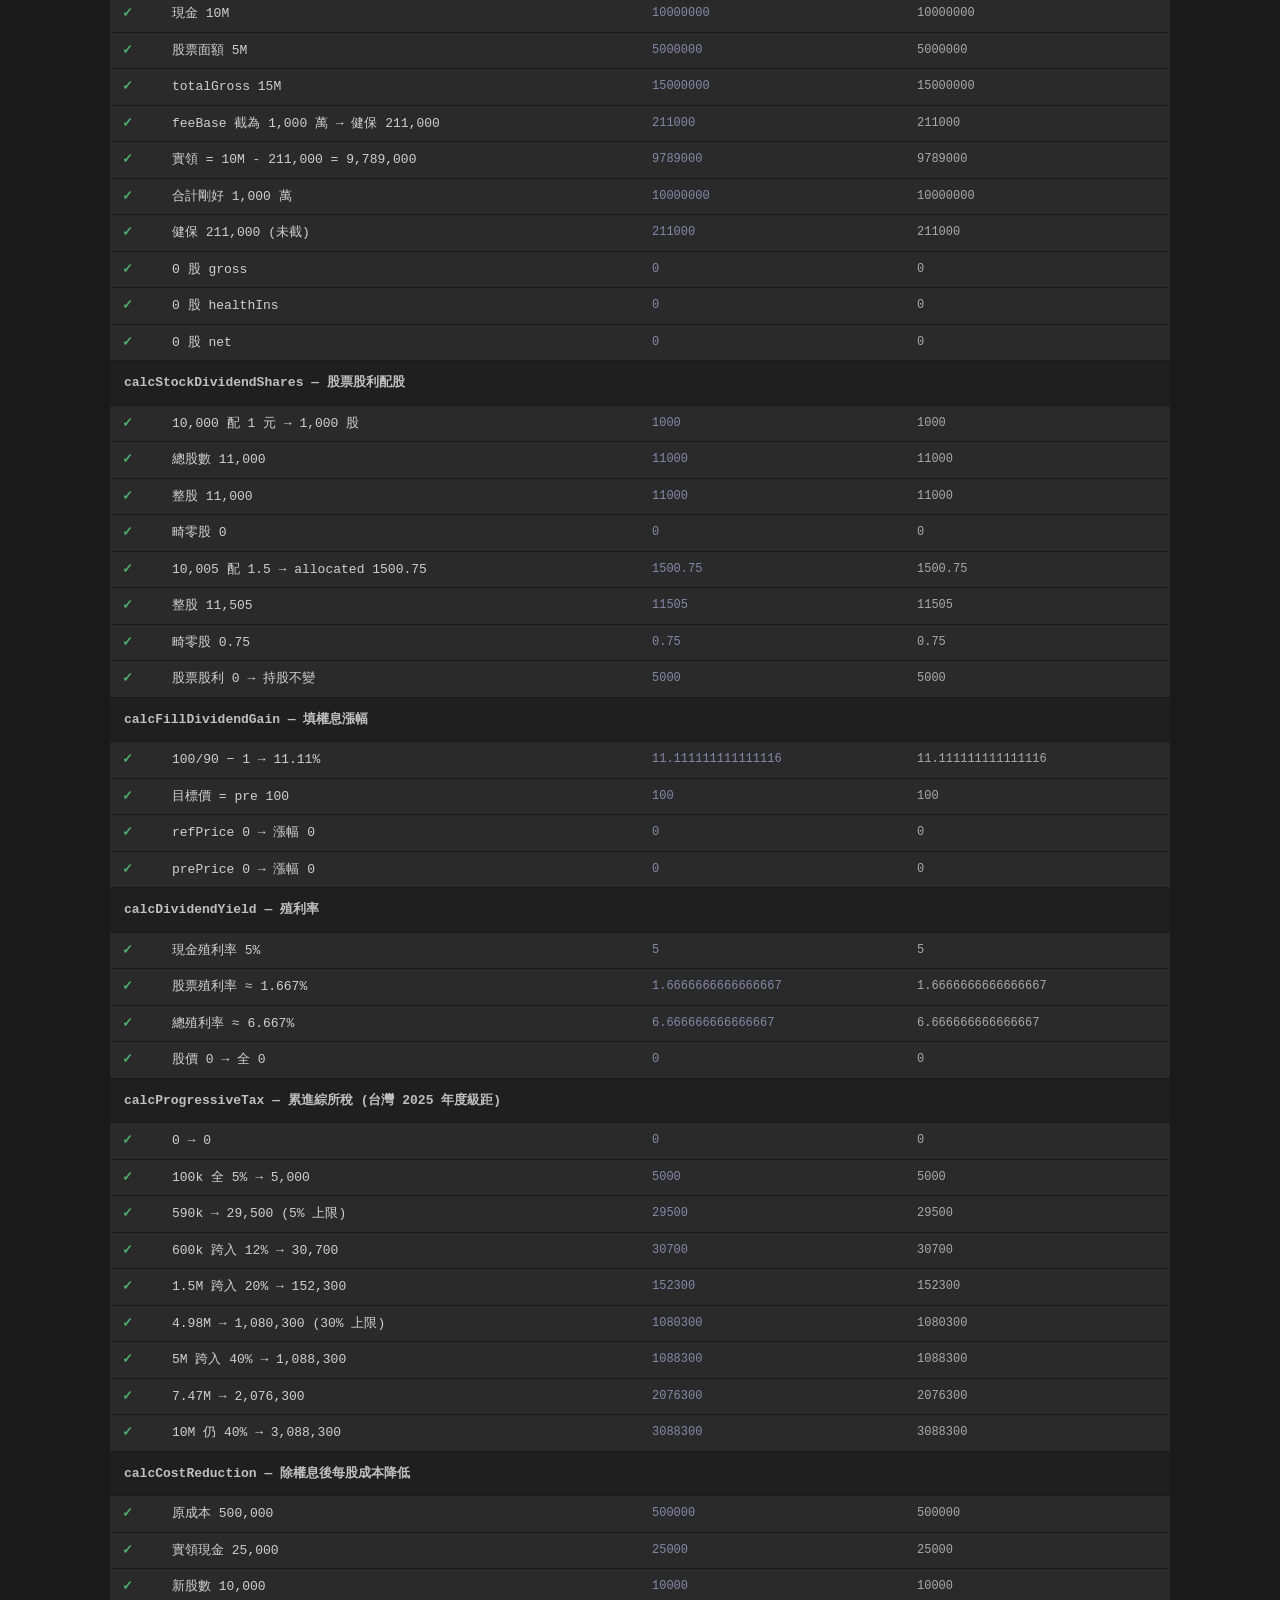
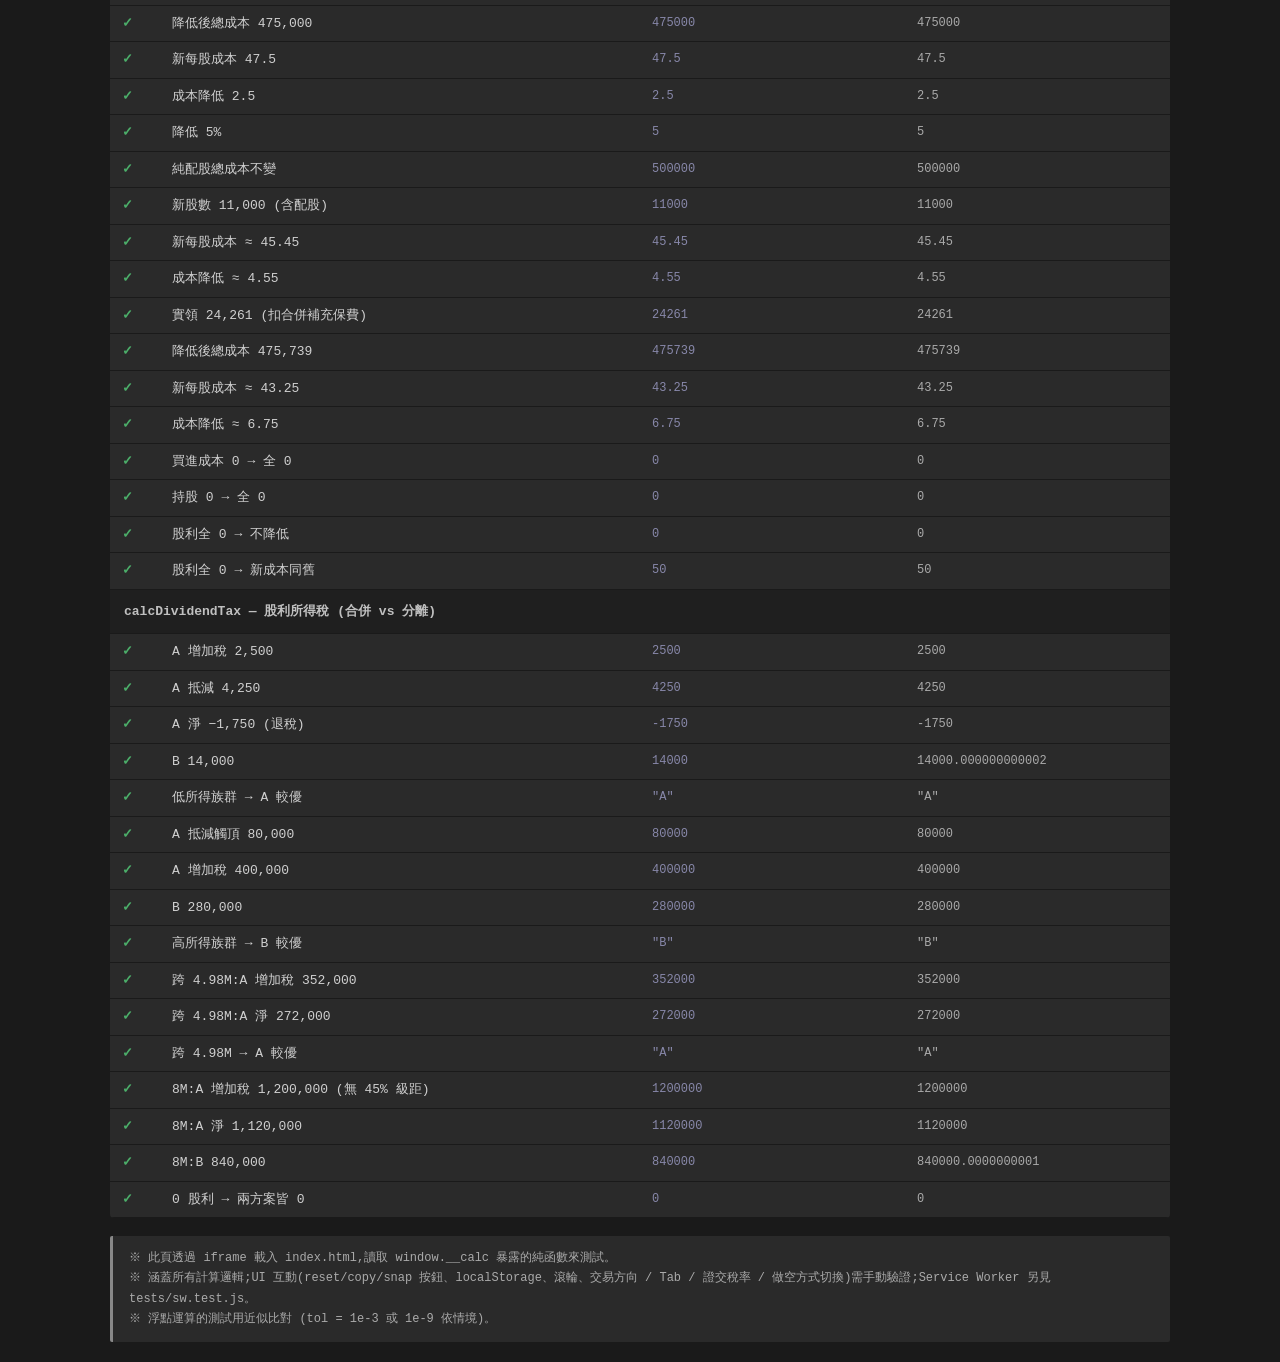
<file: tests.html>
<!DOCTYPE html>
<html lang="zh-Hant">
<head>
<meta charset="UTF-8">
<meta name="viewport" content="width=device-width, initial-scale=1.0">
<title>Calculator 單元測試</title>
<style>
  * { box-sizing: border-box; margin: 0; padding: 0; }
  body {
    font-family: -apple-system, BlinkMacSystemFont, "Segoe UI", "PingFang TC", "Microsoft JhengHei", monospace;
    padding: 20px;
    max-width: 1100px;
    margin: 0 auto;
    background: #1a1a1a;
    color: #d0d0d0;
    line-height: 1.5;
  }
  h1 { font-size: 22px; margin-bottom: 4px; color: #fff; }
  .subtitle { font-size: 13px; color: #888; margin-bottom: 20px; }
  .summary {
    padding: 14px 18px;
    margin-bottom: 16px;
    border-radius: 4px;
    font-weight: 600;
    font-size: 15px;
  }
  .summary.pass { background: #1f8f4f; color: #fff; }
  .summary.fail { background: #d4302a; color: #fff; }
  .summary.loading { background: #444; color: #fff; }
  table { width: 100%; border-collapse: collapse; background: #2a2a2a; border-radius: 4px; overflow: hidden; }
  th, td { text-align: left; padding: 8px 12px; border-bottom: 1px solid #1a1a1a; font-size: 13px; vertical-align: top; }
  th { background: #333; color: #fff; font-weight: 600; font-size: 12px; }
  tr.pass td.icon { color: #4caf6a; font-weight: bold; }
  tr.fail { background: #3a1a1a; }
  tr.fail td.icon { color: #ff5050; font-weight: bold; font-size: 16px; }
  tr.group td {
    background: #1f1f1f;
    color: #c0c0c0;
    font-weight: 600;
    padding: 12px 14px;
    border-top: 1px solid #444;
    font-size: 13px;
  }
  .mono { font-family: "SF Mono", Monaco, Consolas, "Courier New", monospace; font-size: 12px; }
  .actual { color: #aaa; word-break: break-all; }
  .actual.diff { color: #ff8080; font-weight: 600; }
  .expected { color: #88a; word-break: break-all; }
  .note {
    margin-top: 18px;
    padding: 12px 16px;
    background: #2a2a2a;
    border-left: 3px solid #888;
    border-radius: 2px;
    font-size: 12px;
    color: #aaa;
    line-height: 1.7;
  }
</style>
</head>
<body>
<h1>Calculator 單元測試</h1>
<div class="subtitle">驗證 index.html 中的純計算函數 (fmtMoney / calcFee / calcSide / calcBreakeven / calcTargetPrice / snapPriceToTick / getTickSize / calcScenarioProfit / calcMultiBuy / calcBorrowEffRate / calcShortBorrowRate / calcExDividendPrice / calcCashDividendIncome / calcStockDividendShares / calcFillDividendGain / calcDividendYield / calcCostReduction / calcProgressiveTax / calcDividendTax / isDaytradeHalfTaxExpired)</div>
<div id="summary" class="summary loading">載入中…</div>
<table>
  <thead>
    <tr>
      <th style="width:50px">結果</th>
      <th>測試</th>
      <th style="width:25%">預期</th>
      <th style="width:25%">實際</th>
    </tr>
  </thead>
  <tbody id="resultsBody"></tbody>
</table>

<div class="note">
  ※ 此頁透過 iframe 載入 index.html,讀取 <code>window.__calc</code> 暴露的純函數來測試。<br>
  ※ 涵蓋所有計算邏輯;UI 互動(reset/copy/snap 按鈕、localStorage、滾輪、交易方向 / Tab / 證交稅率 / 做空方式切換)需手動驗證;Service Worker 另見 tests/sw.test.js。<br>
  ※ 浮點運算的測試用近似比對 (tol = 1e-3 或 1e-9 依情境)。
</div>

<iframe id="calc" src="index.html" style="display:none"></iframe>

<script>
  const results = [];
  let passCount = 0, failCount = 0;

  function approxEq(a, b, tol) {
    if (typeof a !== 'number' || typeof b !== 'number') return a === b;
    return Math.abs(a - b) <= tol;
  }
  function deepEq(a, b) {
    if (a === b) return true;
    if (a && b && typeof a === 'object' && typeof b === 'object') {
      return JSON.stringify(a) === JSON.stringify(b);
    }
    return false;
  }
  function assert(name, actual, expected, opts) {
    opts = opts || {};
    let pass;
    if (opts.approx) pass = approxEq(actual, expected, opts.tol || 1e-6);
    else if (expected !== null && typeof expected === 'object') pass = deepEq(actual, expected);
    else pass = actual === expected;
    results.push({ name, expected, actual, pass });
    if (pass) passCount++; else failCount++;
  }
  function group(name) { results.push({ group: name }); }

  document.getElementById('calc').onload = () => {
    try {
      const C = document.getElementById('calc').contentWindow.__calc;
      if (!C) {
        showError('index.html 沒有暴露 window.__calc — 請確認 export 區塊存在');
        return;
      }
      runTests(C);
      render();
    } catch (e) {
      showError('測試執行錯誤: ' + e.message);
      console.error(e);
    }
  };

  function showError(msg) {
    const s = document.getElementById('summary');
    s.textContent = msg;
    s.className = 'summary fail';
  }

  function runTests(C) {
    const { fmtNum, fmtMoney, round2, getTickSize, formatDiscount, calcFee, calcSide,
            calcBreakeven, calcTargetPrice, snapPriceToTick, calcScenarioProfit,
            calcMultiBuy, calcBorrowEffRate, calcShortBorrowRate,
            calcExDividendPrice, calcCashDividendIncome, calcStockDividendShares,
            calcFillDividendGain, calcDividendYield, calcCostReduction,
            calcProgressiveTax, calcDividendTax,
            FEE_RATE, TAX_RATES } = C;

    // ============================================================
    group('fmtMoney — 金額格式化');
    // ============================================================
    assert('NaN → "-"', fmtMoney(NaN), '-');
    assert('Infinity → "-"', fmtMoney(Infinity), '-');
    assert('0 → "NT$ 0"', fmtMoney(0), 'NT$ 0');
    assert('100 → "NT$ 100"', fmtMoney(100), 'NT$ 100');
    assert('100.5 → "NT$ 100.50" (有小數時自動 2dp)', fmtMoney(100.5), 'NT$ 100.50');
    assert('-50 → "-NT$ 50"', fmtMoney(-50), '-NT$ 50');
    assert('-50.5 → "-NT$ 50.50"', fmtMoney(-50.5), '-NT$ 50.50');
    assert('千分位逗號', fmtMoney(1234567), 'NT$ 1,234,567');
    assert('5e-7 < 1e-6 門檻 → 視為整數', fmtMoney(100 + 5e-7), 'NT$ 100');
    assert('explicit dp=2', fmtMoney(100, 2), 'NT$ 100.00');

    // ============================================================
    group('fmtNum');
    // ============================================================
    assert('NaN → "-"', fmtNum(NaN), '-');
    assert('1234.5 with 2dp', fmtNum(1234.5, 2), '1,234.50');

    // ============================================================
    group('formatDiscount — 折數標籤');
    // ============================================================
    assert('1 → 原價', formatDiscount(1), '原價');
    assert('1.5 (clamp) → 原價', formatDiscount(1.5), '原價');
    assert('0.6 → 6折', formatDiscount(0.6), '6折');
    assert('0.5 → 5折', formatDiscount(0.5), '5折');
    assert('0.38 → 3.8折', formatDiscount(0.38), '3.8折');
    assert('0.28 → 2.8折', formatDiscount(0.28), '2.8折');
    assert('0.55 → 5.5折', formatDiscount(0.55), '5.5折');
    assert('0.123 → 1.23折', formatDiscount(0.123), '1.23折');

    // ============================================================
    group('round2 — 四捨五入到 2 位小數');
    // ============================================================
    assert('100.123 → 100.12', round2(100.123), 100.12);
    assert('100.126 → 100.13', round2(100.126), 100.13);
    assert('0 → 0', round2(0), 0);
    assert('-50.55 → -50.55', round2(-50.55), -50.55, { approx: true, tol: 1e-9 });

    // ============================================================
    group('getTickSize — 一般股票升降單位');
    // ============================================================
    assert('5 → 0.01 (< 10)', getTickSize(5, 'stock'), 0.01);
    assert('10 → 0.05 (邊界)', getTickSize(10, 'stock'), 0.05);
    assert('49.99 → 0.05', getTickSize(49.99, 'stock'), 0.05);
    assert('50 → 0.10 (邊界)', getTickSize(50, 'stock'), 0.10);
    assert('99.99 → 0.10', getTickSize(99.99, 'stock'), 0.10);
    assert('100 → 0.50 (邊界)', getTickSize(100, 'stock'), 0.50);
    assert('499.99 → 0.50', getTickSize(499.99, 'stock'), 0.50);
    assert('500 → 1.00 (邊界)', getTickSize(500, 'stock'), 1.00);
    assert('999.99 → 1.00', getTickSize(999.99, 'stock'), 1.00);
    assert('1000 → 5.00 (邊界)', getTickSize(1000, 'stock'), 5.00);

    // ============================================================
    group('getTickSize — ETF (兩段制)');
    // ============================================================
    assert('49.99 → 0.01', getTickSize(49.99, 'etf'), 0.01);
    assert('50 → 0.05 (邊界)', getTickSize(50, 'etf'), 0.05);
    assert('1000 ETF 不分高價段', getTickSize(1000, 'etf'), 0.05);

    // ============================================================
    group('calcFee — 手續費 (floor + minFee)');
    // ============================================================
    assert('amount=0 → 0', calcFee(0, 1, 20), 0);
    assert('amount<0 → 0', calcFee(-100, 1, 20), 0);
    assert('微量交易 → minFee 觸發', calcFee(100, 1, 20), 20);
    assert('100k 原價 → 142 (floor 142.5)', calcFee(100000, 1, 20), 142);
    assert('100k 5折 → 71', calcFee(100000, 0.5, 20), 71);
    assert('50k × 2.8折 = 19.95 → minFee 20', calcFee(50000, 0.28, 20), 20);
    assert('minFee=0 → 純比例', calcFee(100000, 1, 0), 142);
    assert('恰好等於 minFee', calcFee(14036, 1, 20), 20);

    // ============================================================
    group('calcSide — 買進 (做多進場)');
    // ============================================================
    {
      const r = calcSide(100, 1000, 1, 20, 0.003, 0, false);
      assert('amount = 100 × 1000', r.amount, 100000);
      assert('fee = 142', r.fee, 142);
      assert('buy 不收稅', r.tax, 0);
      assert('long 無借券費', r.borrowFee, 0);
    }

    // ============================================================
    group('calcSide — 賣出 (做多出場,含證交稅)');
    // ============================================================
    {
      const r = calcSide(110, 1000, 1, 20, 0.003, 0, true);
      assert('amount = 110 × 1000', r.amount, 110000);
      assert('fee = 156 (floor 156.75)', r.fee, 156);
      assert('tax = 330 (110k × 0.3%)', r.tax, 330);
      assert('long 無借券', r.borrowFee, 0);
    }

    // ============================================================
    group('calcSide — 放空 (含借券費)');
    // ============================================================
    {
      const r = calcSide(100, 1000, 1, 20, 0.003, 0.0008, true);
      assert('borrow = floor(100k × 0.0008) = 80', r.borrowFee, 80);
    }
    {
      const r = calcSide(100, 1000, 1, 20, 0.003, 0.0008 / 365, true);
      assert('短天期 0.219 → floor = 0', r.borrowFee, 0);
    }

    // ============================================================
    group('calcBorrowEffRate — 融券 (一次收) / 借券 SBL (年化 × 天數)');
    // ============================================================
    assert('融券 0.08% → 0.0008 (與天數無關)', calcBorrowEffRate('margin', 0.08, 1, 30), 0.0008, { approx: true, tol: 1e-12 });
    assert('融券天數為 0 仍收一次', calcBorrowEffRate('margin', 0.08, 1, 0), 0.0008, { approx: true, tol: 1e-12 });
    assert('借券 年化 1% × 365 天 → 0.01', calcBorrowEffRate('sbl', 0.08, 1, 365), 0.01, { approx: true, tol: 1e-12 });
    assert('借券 年化 1% × 30 天 → 0.01 × 30/365', calcBorrowEffRate('sbl', 0.08, 1, 30), 0.01 * 30 / 365, { approx: true, tol: 1e-12 });
    assert('借券 0 天 → 0', calcBorrowEffRate('sbl', 0.08, 1, 0), 0);
    assert('負費率視為 0', calcBorrowEffRate('margin', -1, 1, 1), 0);
    assert('NaN 費率視為 0', calcBorrowEffRate('sbl', 0.08, NaN, 30), 0);
    {
      // 融券賣出 100 元 × 1 張:100,000 × 0.08% = 80 (浮點誤差不可捨去成 79)
      const r = calcSide(100, 1000, 1, 20, 0.003, calcBorrowEffRate('margin', 0.08, 1, 1), true);
      assert('融券 100k → 借券費 80', r.borrowFee, 80);
      const r2 = calcSide(123.5, 1000, 1, 20, 0.003, calcBorrowEffRate('margin', 0.08, 1, 1), true);
      assert('融券 123,500 → 借券費 98 (floor 98.8)', r2.borrowFee, 98);
    }
    // 現股當沖證交稅減半期限 (台灣時間當天 23:59:59 前仍有效)
    assert('減半期限當天仍有效', C.isDaytradeHalfTaxExpired(new Date('2027-12-31T23:00:00+08:00')), false);
    assert('隔天起視為到期', C.isDaytradeHalfTaxExpired(new Date('2028-01-01T00:00:01+08:00')), true);
    assert('期限設定為 2027-12-31', C.RULES.daytradeHalfTaxUntil, '2027-12-31');
    assert('做多不收借券費', calcShortBorrowRate('long', 'stock', 'margin', 0.08, 1, 30), 0);
    assert('現股當沖做空 (先賣後買) 不收借券費', calcShortBorrowRate('short', 'daytrade', 'margin', 0.08, 1, 30), 0);
    assert('現股當沖做空選借券也不收', calcShortBorrowRate('short', 'daytrade', 'sbl', 0.08, 1, 30), 0);
    assert('一般股票做空 → 融券費率', calcShortBorrowRate('short', 'stock', 'margin', 0.08, 1, 30), 0.0008, { approx: true, tol: 1e-12 });
    assert('ETF 做空 → 借券費率', calcShortBorrowRate('short', 'etf', 'sbl', 0.08, 1, 365), 0.01, { approx: true, tol: 1e-12 });
    {
      // 借券 100,000 × 1% × 30/365 = 82.19 → 82
      const r = calcSide(100, 1000, 1, 20, 0.003, calcBorrowEffRate('sbl', 0.08, 1, 30), true);
      assert('借券 100k × 1% × 30 天 → 82', r.borrowFee, 82);
    }

    // ============================================================
    group('calcBreakeven — 做多損益兩平賣價');
    // ============================================================
    {
      // 1 張 stock 進場 100,fee=142,totalCost=100,142
      const be = calcBreakeven({ totalCost: 100142, shares: 1000, discount: 1, minFee: 20, taxRate: 0.003, dir: 'long' });
      assert('一般情境 ≈ 100.587', be, 100.5871, { approx: true, tol: 0.001 });
    }
    {
      // 100 股零股 @ 100,2.8折 → fee 為 minFee=20,totalCost=10,020
      const be = calcBreakeven({ totalCost: 10020, shares: 100, discount: 0.28, minFee: 20, taxRate: 0.003, dir: 'long' });
      assert('零股 + 觸發 minFee fallback ≈ 100.702', be, 100.7021, { approx: true, tol: 0.001 });
    }
    {
      const be = calcBreakeven({ totalCost: 100, shares: 0, discount: 1, minFee: 20, taxRate: 0.003, dir: 'long' });
      assert('shares=0 → 0', be, 0);
    }
    {
      const be = calcBreakeven({ totalCost: 100142, shares: 1000, discount: 1, minFee: 20, taxRate: 0, dir: 'long' });
      assert('免稅商品 ≈ 100.285', be, 100.2849, { approx: true, tol: 0.001 });
    }

    // ============================================================
    group('calcBreakeven — 做空損益兩平回補價');
    // ============================================================
    {
      // 放空 1 張 stock @ 100,netSell = 99,558
      const be = calcBreakeven({ netSell: 99558, shares: 1000, discount: 1, minFee: 20, taxRate: 0.003, dir: 'short' });
      assert('一般情境 ≈ 99.416', be, 99.4164, { approx: true, tol: 0.001 });
    }
    {
      const be = calcBreakeven({ netSell: 0, shares: 1000, discount: 1, minFee: 20, taxRate: 0.003, dir: 'short' });
      assert('netSell=0 → 0', be, 0);
    }
    {
      const be = calcBreakeven({ netSell: -100, shares: 1000, discount: 1, minFee: 20, taxRate: 0.003, dir: 'short' });
      assert('netSell<0 → 0', be, 0);
    }

    // ============================================================
    group('calcTargetPrice — 做多目標報酬反推');
    // ============================================================
    {
      const p = calcTargetPrice({ totalCost: 100142, shares: 1000, discount: 1, minFee: 20, taxRate: 0.003, dir: 'long', targetRate: 0.05 });
      assert('5% target ≈ 105.616', p, 105.6164, { approx: true, tol: 0.001 });
    }
    {
      const p = calcTargetPrice({ totalCost: 100142, shares: 1000, discount: 1, minFee: 20, taxRate: 0.003, dir: 'long', targetRate: 0 });
      assert('0% target = breakeven (≈ 100.587)', p, 100.5871, { approx: true, tol: 0.001 });
    }
    {
      const p = calcTargetPrice({ totalCost: 100142, shares: 1000, discount: 1, minFee: 20, taxRate: 0.003, dir: 'long', targetRate: -0.05 });
      assert('-5% target ≈ 95.558', p, 95.5578, { approx: true, tol: 0.01 });
    }

    // ============================================================
    group('calcTargetPrice — 做空目標報酬反推');
    // ============================================================
    {
      const p = calcTargetPrice({ netSell: 99558, sellAmount: 100000, shares: 1000, discount: 1, minFee: 20, taxRate: 0.003, dir: 'short', targetRate: 0.05 });
      assert('5% target ≈ 94.423', p, 94.4234, { approx: true, tol: 0.001 });
    }
    {
      const p = calcTargetPrice({ netSell: 99558, sellAmount: 100000, shares: 1000, discount: 1, minFee: 20, taxRate: 0.003, dir: 'short', targetRate: 2 });
      assert('200% target 不可達 → 0', p, 0);
    }
    {
      const p = calcTargetPrice({ netSell: 99558, sellAmount: 100000, shares: 0, discount: 1, minFee: 20, taxRate: 0.003, dir: 'short', targetRate: 0.05 });
      assert('shares=0 → 0', p, 0);
    }

    // ============================================================
    group('snapPriceToTick — 對齊到合法價位');
    // ============================================================
    {
      const s = snapPriceToTick(100.55, 'stock', 'long');
      assert('long 100.55 → 101 (ceil tick 0.5)', s.value, 101, { approx: true, tol: 1e-9 });
      assert('  decimals = 2 (tick<1)', s.decimals, 2);
    }
    {
      const s = snapPriceToTick(100.55, 'stock', 'short');
      assert('short 100.55 → 100.5 (floor tick 0.5)', s.value, 100.5, { approx: true, tol: 1e-9 });
    }
    {
      const s = snapPriceToTick(45.123, 'stock', 'long');
      assert('long 45.123 → 45.15 (ceil tick 0.05)', s.value, 45.15, { approx: true, tol: 1e-9 });
    }
    {
      const s = snapPriceToTick(100.5, 'stock', 'long');
      assert('long 100.5 已對齊 → 100.5', s.value, 100.5, { approx: true, tol: 1e-9 });
    }
    {
      const s = snapPriceToTick(50, 'etf', 'long');
      assert('ETF 50 → 50 (tick 0.05)', s.value, 50, { approx: true, tol: 1e-9 });
    }
    {
      const s = snapPriceToTick(1003, 'stock', 'long');
      assert('long 1003 → 1005 (ceil tick 5)', s.value, 1005);
      assert('  decimals = 0 (tick≥1)', s.decimals, 0);
    }
    {
      const s = snapPriceToTick(9.99, 'stock', 'short');
      assert('short 9.99 → 9.99 (floor tick 0.01)', s.value, 9.99, { approx: true, tol: 1e-9 });
    }

    // ============================================================
    group('calcScenarioProfit — 區間試算 (沿用買賣雙方手續費 + 稅)');
    // ============================================================
    {
      // 做多獲利:1 張 stock,100→110
      const r = calcScenarioProfit({ buyPrice: 100, sellPrice: 110, shares: 1000, discount: 1, minFee: 20, taxRate: 0.003, borrowEffRate: 0, dir: 'long' });
      assert('long totalCost = 100,142', r.totalCost, 100142);
      assert('long netSell = 109,514', r.netSell, 109514);
      assert('long profit = 9,372', r.profit, 9372);
      assert('long return ≈ 9.36%', r.returnRate, 9.3587, { approx: true, tol: 0.01 });
    }
    {
      // 做多賠錢:100→90
      const r = calcScenarioProfit({ buyPrice: 100, sellPrice: 90, shares: 1000, discount: 1, minFee: 20, taxRate: 0.003, borrowEffRate: 0, dir: 'long' });
      assert('long loss profit = -10,540 (90k - 128 - 270 - 100142)', r.profit, -10540);
    }
    {
      // 做空獲利:100→90, 借券 1 天
      const r = calcScenarioProfit({ buyPrice: 90, sellPrice: 100, shares: 1000, discount: 1, minFee: 20, taxRate: 0.003, borrowEffRate: 0.0008 / 365, dir: 'short' });
      assert('short netSell = 99,558', r.netSell, 99558);
      assert('short totalCost (回補) = 90,128', r.totalCost, 90128);
      assert('short profit = 9,430', r.profit, 9430);
      assert('short return uses sellAmount → ≈ 9.43%', r.returnRate, 9.43, { approx: true, tol: 0.01 });
    }
    {
      // 做空賠錢:100→110(回補價變高)
      const r = calcScenarioProfit({ buyPrice: 110, sellPrice: 100, shares: 1000, discount: 1, minFee: 20, taxRate: 0.003, borrowEffRate: 0, dir: 'short' });
      assert('short loss profit (大賠)', r.profit < 0, true);
    }
    {
      // ETF 稅率
      const r = calcScenarioProfit({ buyPrice: 50, sellPrice: 55, shares: 1000, discount: 1, minFee: 20, taxRate: 0.001, borrowEffRate: 0, dir: 'long' });
      // buyAmt=50000, buyFee=floor(50000*0.001425)=71, totalCost=50071
      // sellAmt=55000, sellFee=floor(55000*0.001425)=78, tax=floor(55000*0.001)=55, netSell=54867
      // profit=54867-50071=4796
      assert('ETF profit = 4,796', r.profit, 4796);
    }
    {
      // 當沖
      const r = calcScenarioProfit({ buyPrice: 100, sellPrice: 102, shares: 1000, discount: 1, minFee: 20, taxRate: 0.0015, borrowEffRate: 0, dir: 'long' });
      // buyAmt=100000, buyFee=142, totalCost=100142
      // sellAmt=102000, sellFee=floor(102000*0.001425)=145, tax=floor(102000*0.0015)=153, netSell=101702
      // profit=101702-100142=1560
      assert('當沖 profit = 1,560', r.profit, 1560);
    }
    {
      // 折扣
      const r = calcScenarioProfit({ buyPrice: 100, sellPrice: 110, shares: 1000, discount: 0.28, minFee: 20, taxRate: 0.003, borrowEffRate: 0, dir: 'long' });
      // buyFee=floor(100000*0.001425*0.28)=39, totalCost=100039
      // sellFee=floor(110000*0.001425*0.28)=43, tax=330, netSell=109627
      // profit=109627-100039=9588
      assert('2.8折 profit = 9,588', r.profit, 9588);
    }
    {
      // shares = 0
      const r = calcScenarioProfit({ buyPrice: 100, sellPrice: 110, shares: 0, discount: 1, minFee: 20, taxRate: 0.003, borrowEffRate: 0, dir: 'long' });
      assert('shares=0 → profit=0', r.profit, 0);
      assert('shares=0 → returnRate=0', r.returnRate, 0);
    }
    {
      // buyPrice = 0
      const r = calcScenarioProfit({ buyPrice: 0, sellPrice: 110, shares: 1000, discount: 1, minFee: 20, taxRate: 0.003, borrowEffRate: 0, dir: 'long' });
      assert('buyPrice=0 → profit=0', r.profit, 0);
    }
    {
      // 驗證與 calcBreakeven 一致:在 long breakeven 賣價,profit 接近 0
      const be = calcBreakeven({ totalCost: 100142, shares: 1000, discount: 1, minFee: 20, taxRate: 0.003, dir: 'long' });
      const r = calcScenarioProfit({ buyPrice: 100, sellPrice: round2(be), shares: 1000, discount: 1, minFee: 20, taxRate: 0.003, borrowEffRate: 0, dir: 'long' });
      assert('long be 賣價 → |profit| ≤ 10', Math.abs(r.profit) <= 10, true);
    }
    {
      // 驗證與 calcBreakeven 一致:在 short breakeven 回補價,profit 接近 0
      const be = calcBreakeven({ netSell: 99558, shares: 1000, discount: 1, minFee: 20, taxRate: 0.003, dir: 'short' });
      const r = calcScenarioProfit({ buyPrice: round2(be), sellPrice: 100, shares: 1000, discount: 1, minFee: 20, taxRate: 0.003, borrowEffRate: 0.0008/365, dir: 'short' });
      assert('short be 回補價 → |profit| ≤ 10', Math.abs(r.profit) <= 10, true);
    }

    // ============================================================
    group('calcMultiBuy — 多筆買進聚合');
    // ============================================================
    {
      // 1) 單筆等同 calcSide
      const r1 = calcMultiBuy([{ price: 100, qty: 1 }], 1000, 1, 20, 0.003);
      assert('1 筆 100×1 張: totalAmount = 100,000', r1.totalAmount, 100000);
      assert('1 筆 100×1 張: totalFee = 142', r1.totalFee, 142);
      assert('1 筆 100×1 張: totalCost = 100,142', r1.totalCost, 100142);
      assert('1 筆 100×1 張: totalShares = 1,000', r1.totalShares, 1000);
      assert('1 筆 100×1 張: avgCost = 100.14', r1.avgCost, 100.14);
    }
    {
      // 2) 雙筆加碼:每筆獨立適用最低手續費
      const r2 = calcMultiBuy([{ price: 100, qty: 1 }, { price: 95, qty: 1 }], 1000, 1, 20, 0.003);
      assert('2 筆: totalAmount = 195,000', r2.totalAmount, 195000);
      assert('2 筆: totalFee = 142 + 135 = 277', r2.totalFee, 277);
      assert('2 筆: totalCost = 195,277', r2.totalCost, 195277);
      assert('2 筆: totalShares = 2,000', r2.totalShares, 2000);
      assert('2 筆: avgCost = 97.64', r2.avgCost, 97.64);
    }
    {
      // 3) 最低手續費門檻:小額交易,每筆獨立適用 minFee
      const r3 = calcMultiBuy([{ price: 5, qty: 1 }, { price: 5, qty: 1 }], 1000, 1, 20, 0.003);
      // 5000 × 0.001425 = 7.125 → 7 < 20 → minFee=20 適用,每筆 20
      assert('小額 2 筆: totalFee = 20 + 20 = 40', r3.totalFee, 40);
      assert('小額 2 筆: totalCost = 10,040', r3.totalCost, 10040);
    }
    {
      // 4) 折扣套用 + 零股
      const r4 = calcMultiBuy([{ price: 100, qty: 100 }, { price: 110, qty: 200 }], 1, 0.5, 20, 0.003);
      // entry 1: 100×100 = 10,000 × 0.001425 × 0.5 = 7.125 → 7 < 20 → minFee 20
      // entry 2: 110×200 = 22,000 × 0.001425 × 0.5 = 15.675 → 15 < 20 → minFee 20
      assert('零股 2 筆 5折: totalFee = 40', r4.totalFee, 40);
      assert('零股 2 筆: totalShares = 300', r4.totalShares, 300);
      assert('零股 2 筆: totalAmount = 32,000', r4.totalAmount, 32000);
    }
    {
      // 5) 無效 entry (price≤0 或 qty≤0) 自動跳過
      const r5 = calcMultiBuy(
        [{ price: 100, qty: 1 }, { price: 0, qty: 1 }, { price: 100, qty: 0 }, { price: 95, qty: 1 }],
        1000, 1, 20, 0.003,
      );
      assert('跳過無效 entry: totalShares = 2,000', r5.totalShares, 2000);
      assert('跳過無效 entry: totalAmount = 195,000', r5.totalAmount, 195000);
    }
    {
      // 6) 空陣列 → 全 0
      const r6 = calcMultiBuy([], 1000, 1, 20, 0.003);
      assert('空陣列: totalCost = 0', r6.totalCost, 0);
      assert('空陣列: totalShares = 0', r6.totalShares, 0);
      assert('空陣列: avgCost = 0', r6.avgCost, 0);
    }
    {
      // 7) 加權平均成本驗算 — 不同價量
      // entry 1: 100×1000 股 = 100,000 + 142 = 100,142
      // entry 2: 200×500 股 = 100,000 + 142 = 100,142
      // total cost = 200,284, total shares = 1,500
      // avgCost = 200,284 / 1,500 = 133.5226... → round to 133.52
      const r7 = calcMultiBuy([{ price: 100, qty: 1 }, { price: 200, qty: 0.5 }], 1000, 1, 20, 0.003);
      assert('加權平均: totalShares = 1,500', r7.totalShares, 1500);
      assert('加權平均: avgCost = 133.52', r7.avgCost, 133.52);
    }
    {
      // 8) 10 筆 (上限) 仍能正確計算
      const tenEntries = Array.from({ length: 10 }, (_, i) => ({ price: 100 + i, qty: 1 }));
      const r8 = calcMultiBuy(tenEntries, 1000, 1, 20, 0.003);
      // sum prices 100+101+...+109 = 1045, each × 1000 = sum amount = 1,045,000
      assert('10 筆: totalShares = 10,000', r8.totalShares, 10000);
      assert('10 筆: totalAmount = 1,045,000', r8.totalAmount, 1045000);
    }

    // ============================================================
    group('常數定義');
    // ============================================================
    assert('FEE_RATE = 0.001425', FEE_RATE, 0.001425);
    assert('TAX stock = 0.3%', TAX_RATES.stock, 0.003);
    assert('TAX ETF = 0.1%', TAX_RATES.etf, 0.001);
    assert('TAX 當沖 = 0.15%', TAX_RATES.daytrade, 0.0015);
    assert('TAX 免稅 = 0%', TAX_RATES.none, 0);

    // ============================================================
    group('端對端驗算 — 做多獲利 (1 張 100→110 stock)');
    // ============================================================
    {
      const buy = calcSide(100, 1000, 1, 20, 0.003, 0, false);
      const sell = calcSide(110, 1000, 1, 20, 0.003, 0, true);
      const totalCost = round2(buy.amount + buy.fee);
      const netSell = round2(sell.amount - sell.fee - sell.tax - sell.borrowFee);
      const profit = round2(netSell - totalCost);
      const returnRate = profit / totalCost * 100;

      assert('totalCost = 100,142', totalCost, 100142);
      assert('netSell = 109,514', netSell, 109514);
      assert('profit = 9,372', profit, 9372);
      assert('return ≈ 9.36%', returnRate, 9.3587, { approx: true, tol: 0.01 });
    }

    // ============================================================
    group('端對端驗算 — 做空獲利 (1 張 100→90 stock,借券 1 天)');
    // ============================================================
    {
      const borrowEff = 0.0008 * 1 / 365;
      const sell = calcSide(100, 1000, 1, 20, 0.003, borrowEff, true);
      const buy = calcSide(90, 1000, 1, 20, 0.003, 0, false);
      const totalCost = round2(buy.amount + buy.fee);
      const netSell = round2(sell.amount - sell.fee - sell.tax - sell.borrowFee);
      const profit = round2(netSell - totalCost);
      const returnRate = profit / sell.amount * 100;  // 做空用 sellAmount 當基準

      assert('sellAmount = 100,000', sell.amount, 100000);
      assert('netSell = 99,558', netSell, 99558);  // 100k - 142 - 300 - 0
      assert('回補 totalCost = 90,128', totalCost, 90128);
      assert('profit = 9,430', profit, 9430);
      assert('return ≈ 9.43%', returnRate, 9.43, { approx: true, tol: 0.01 });
    }

    // ============================================================
    group('calcExDividendPrice — 除權息參考價');
    // ============================================================
    assert('純除息 100 配 2 → 98', calcExDividendPrice(100, 2, 0), 98);
    assert('純除權 100 配 1 → 100/1.1', calcExDividendPrice(100, 0, 1), 100/1.1, { approx: true, tol: 1e-6 });
    assert('現金 + 股票 50/2/1 → 48/1.1', calcExDividendPrice(50, 2, 1), 48/1.1, { approx: true, tol: 1e-6 });
    assert('股價 0 → 0', calcExDividendPrice(0, 2, 0), 0);
    assert('股利全 0 → 仍回 prePrice', calcExDividendPrice(100, 0, 0), 100);
    assert('負股利視為 0 (clamp)', calcExDividendPrice(100, -1, 0), 100);

    // ============================================================
    group('calcCashDividendIncome — 現金/股票股利 (含二代健保)');
    // ============================================================
    // 健保署規定:現金股利 + 股票股利(按面額)合併計算,單次給付 [20,000, 10,000,000] 才扣 2.11%
    {
      // 純現金 gross 未達門檻 → 不扣
      const r = calcCashDividendIncome(5000, 1.5, 0.0211, 20000);
      assert('5000 × 1.5 → gross 7,500', r.gross, 7500);
      assert('7,500 < 20,000 起徵點 → 不扣', r.healthIns, 0);
      assert('未傳股票股利 → stockGross 0', r.stockGross, 0);
      assert('totalGross 7,500', r.totalGross, 7500);
      assert('實領 = 7,500', r.net, 7500);
    }
    {
      // 純現金 gross 達門檻 → 扣 2.11% (對照健保署試算器:25,000 → 528)
      const r = calcCashDividendIncome(10000, 2.5, 0.0211, 20000);
      assert('10,000 × 2.5 → gross 25,000', r.gross, 25000);
      assert('totalGross 25,000', r.totalGross, 25000);
      assert('round(25,000 × 2.11%) = 528', r.healthIns, 528);
      assert('實領 = 24,472', r.net, 24472);
    }
    {
      // 純股票股利,面額達門檻:10,000 股 × 3 元 = 30,000 面額
      // floor(30,000 × 2.11%) = 633 (= 健保署官網範例:周先生 30,000 股利 → 633)
      const r = calcCashDividendIncome(10000, 0, 0.0211, 20000, 3);
      assert('現金 gross = 0', r.gross, 0);
      assert('股票面額 = 持股 × 股利元 = 30,000', r.stockGross, 30000);
      assert('totalGross 30,000', r.totalGross, 30000);
      assert('健保 633 (對照官網範例)', r.healthIns, 633);
      assert('實領 = -633 (純股票需另繳)', r.net, -633);
    }
    {
      // 純股票股利,面額未達門檻:10,000 × 1 = 10,000 < 20,000 → 不扣
      const r = calcCashDividendIncome(10000, 0, 0.0211, 20000, 1);
      assert('股票面額 10,000 < 門檻', r.stockGross, 10000);
      assert('健保 0', r.healthIns, 0);
      assert('實領 0', r.net, 0);
    }
    {
      // 使用者 bug 場景:cash 10,000 + stock face 15,000 = 25,000 ≥ 20,000
      // 雖然現金 < 門檻、股票 < 門檻,但合計達 → 合併扣 round(25,000 × 2.11%) = 528
      const r = calcCashDividendIncome(10000, 1, 0.0211, 20000, 1.5);
      assert('現金 10,000 < 門檻 (單獨不扣)', r.gross, 10000);
      assert('股票面額 15,000 (單獨不扣)', r.stockGross, 15000);
      assert('合計 25,000 ≥ 門檻', r.totalGross, 25000);
      assert('合併扣 528', r.healthIns, 528);
      assert('實領 = 10,000 - 528 = 9,472', r.net, 9472);
    }
    {
      // 合計仍未達門檻:cash 5,000 + stock 10,000 = 15,000 < 20,000 → 不扣
      const r = calcCashDividendIncome(10000, 0.5, 0.0211, 20000, 1);
      assert('合計 15,000 < 門檻 → 不扣', r.healthIns, 0);
      assert('實領 = 5,000', r.net, 5000);
    }
    {
      // 兩者都達門檻:cash 25,000 + stock face 30,000 = 55,000
      // round(55,000 × 2.11%) = round(1160.5) = 1,161 ; net = 25,000 - 1,161 = 23,839
      const r = calcCashDividendIncome(10000, 2.5, 0.0211, 20000, 3);
      assert('合計 55,000', r.totalGross, 55000);
      assert('合併扣 1,161', r.healthIns, 1161);
      assert('實領 = 23,839', r.net, 23839);
    }
    {
      // 1,000 萬上限:cash 10M + stock face 5M = 15M → feeBase 截為 10M
      // healthIns = floor(10,000,000 × 2.11%) = 211,000
      const r = calcCashDividendIncome(1000000, 10, 0.0211, 20000, 5);
      assert('現金 10M', r.gross, 10000000);
      assert('股票面額 5M', r.stockGross, 5000000);
      assert('totalGross 15M', r.totalGross, 15000000);
      assert('feeBase 截為 1,000 萬 → 健保 211,000', r.healthIns, 211000);
      assert('實領 = 10M - 211,000 = 9,789,000', r.net, 9789000);
    }
    {
      // 上限邊界:合計剛好 1,000 萬 (不截) → 211,000
      const r = calcCashDividendIncome(1000000, 10, 0.0211, 20000);
      assert('合計剛好 1,000 萬', r.totalGross, 10000000);
      assert('健保 211,000 (未截)', r.healthIns, 211000);
    }
    {
      // 0 股 → 全 0 (個別欄位驗證避免 deepEq 對新欄位敏感)
      const r = calcCashDividendIncome(0, 5, 0.0211, 20000);
      assert('0 股 gross', r.gross, 0);
      assert('0 股 healthIns', r.healthIns, 0);
      assert('0 股 net', r.net, 0);
    }

    // ============================================================
    group('calcStockDividendShares — 股票股利配股');
    // ============================================================
    {
      const r = calcStockDividendShares(10000, 1);
      assert('10,000 配 1 元 → 1,000 股', r.allocated, 1000);
      assert('總股數 11,000', r.totalShares, 11000);
      assert('整股 11,000', r.wholeShares, 11000);
      assert('畸零股 0', r.fractionalShares, 0);
    }
    {
      const r = calcStockDividendShares(10005, 1.5);
      assert('10,005 配 1.5 → allocated 1500.75', r.allocated, 1500.75, { approx: true, tol: 1e-6 });
      assert('整股 11,505', r.wholeShares, 11505);
      assert('畸零股 0.75', r.fractionalShares, 0.75, { approx: true, tol: 1e-6 });
    }
    assert('股票股利 0 → 持股不變', calcStockDividendShares(5000, 0).totalShares, 5000);

    // ============================================================
    group('calcFillDividendGain — 填權息漲幅');
    // ============================================================
    {
      const r = calcFillDividendGain(100, 90);
      assert('100/90 − 1 → 11.11%', r.gainPct, (100/90 - 1) * 100, { approx: true, tol: 1e-6 });
      assert('目標價 = pre 100', r.targetPrice, 100);
    }
    assert('refPrice 0 → 漲幅 0', calcFillDividendGain(100, 0).gainPct, 0);
    assert('prePrice 0 → 漲幅 0', calcFillDividendGain(0, 90).gainPct, 0);

    // ============================================================
    group('calcDividendYield — 殖利率');
    // ============================================================
    {
      const r = calcDividendYield(3, 1, 60);
      assert('現金殖利率 5%', r.cash, 5);
      assert('股票殖利率 ≈ 1.667%', r.stock, 100/60, { approx: true, tol: 1e-6 });
      assert('總殖利率 ≈ 6.667%', r.total, 5 + 100/60, { approx: true, tol: 1e-6 });
    }
    assert('股價 0 → 全 0', calcDividendYield(3, 1, 0).total, 0);

    // ============================================================
    group('calcProgressiveTax — 累進綜所稅 (台灣 2025 年度級距)');
    // ============================================================
    // 對照財政部速算公式:淨額 × 稅率 − 累進差額 (0 / 41,300 / 147,700 / 413,700 / 911,700)
    assert('0 → 0', calcProgressiveTax(0), 0);
    assert('100k 全 5% → 5,000', calcProgressiveTax(100000), 5000);
    assert('590k → 29,500 (5% 上限)', calcProgressiveTax(590000), 29500);
    assert('600k 跨入 12% → 30,700', calcProgressiveTax(600000), 30700, { approx: true, tol: 0.5 });
    assert('1.5M 跨入 20% → 152,300', calcProgressiveTax(1500000), 152300, { approx: true, tol: 0.5 });
    assert('4.98M → 1,080,300 (30% 上限)', calcProgressiveTax(4980000), 1080300, { approx: true, tol: 1 });
    assert('5M 跨入 40% → 1,088,300', calcProgressiveTax(5000000), 1088300, { approx: true, tol: 1 });
    // 最高稅率 40% 無上限 (107 年度起已取消 45%);舊版誤設 7.47M 以上 45% 會得 3,214,800
    assert('7.47M → 2,076,300', calcProgressiveTax(7470000), 2076300, { approx: true, tol: 1 });
    assert('10M 仍 40% → 3,088,300', calcProgressiveTax(10000000), 3088300, { approx: true, tol: 1 });

    // ============================================================
    group('calcCostReduction — 除權息後每股成本降低');
    // ============================================================
    {
      // 純現金股利:50 買進 10000 股,現金股利 2.5/股,無補充保費
      // originalCost = 500,000;netCash = 25,000;newShares = 10,000
      // newCostTotal = 500000 − 25000 = 475,000
      // newCostPerShare = 475000 / 10000 = 47.5
      // costReduction = 50 − 47.5 = 2.5 (= 現金股利,符合直覺)
      const r = calcCostReduction(50, 10000, 2.5, 0, 0);
      assert('原成本 500,000', r.originalCost, 500000);
      assert('實領現金 25,000', r.netCash, 25000);
      assert('新股數 10,000', r.newShares, 10000);
      assert('降低後總成本 475,000', r.newCostTotal, 475000);
      assert('新每股成本 47.5', r.newCostPerShare, 47.5);
      assert('成本降低 2.5', r.costReduction, 2.5);
      assert('降低 5%', r.costReductionPct, 5, { approx: true, tol: 1e-9 });
    }
    {
      // 純股票股利:50 買進 10000 股,股票股利 1 元(配 0.1 股),無現金
      // 配股不降總成本,只稀釋每股成本:
      // newCostTotal = 500,000 (不變);newShares = 11000;newCostPerShare ≈ 45.45
      const r = calcCostReduction(50, 10000, 0, 1, 0);
      assert('純配股總成本不變', r.newCostTotal, 500000);
      assert('新股數 11,000 (含配股)', r.newShares, 11000);
      assert('新每股成本 ≈ 45.45', r.newCostPerShare, 45.45);
      assert('成本降低 ≈ 4.55', r.costReduction, 4.55);
    }
    {
      // 混合情境 (與 calcCashDividendIncome 合併計算對齊):
      // cash 25,000 + stock face 10,000 = 35,000 → round(35000 × 0.0211) = 739
      // netCash = 25,000 − 739 = 24,261
      // newCostTotal = 500,000 − 24,261 = 475,739
      // newCostPerShare = 475,739 / 11,000 ≈ 43.25
      const r = calcCostReduction(50, 10000, 2.5, 1, 739);
      assert('實領 24,261 (扣合併補充保費)', r.netCash, 24261);
      assert('降低後總成本 475,739', r.newCostTotal, 475739);
      assert('新每股成本 ≈ 43.25', r.newCostPerShare, 43.25);
      assert('成本降低 ≈ 6.75', r.costReduction, 6.75);
    }
    assert('買進成本 0 → 全 0',     calcCostReduction(0, 10000, 2.5, 0, 0).costReduction, 0);
    assert('持股 0 → 全 0',         calcCostReduction(50, 0, 2.5, 0, 0).costReduction, 0);
    assert('股利全 0 → 不降低',     calcCostReduction(50, 10000, 0, 0, 0).costReduction, 0);
    assert('股利全 0 → 新成本同舊', calcCostReduction(50, 10000, 0, 0, 0).newCostPerShare, 50);

    // ============================================================
    group('calcDividendTax — 股利所得稅 (合併 vs 分離)');
    // ============================================================
    {
      // 股利 50k + 其他所得 500k → 全部仍 < 590k 級距上限,均 5%
      // A: addTax = 50k × 5% = 2,500;抵減 = 50k × 8.5% = 4,250;netA = -1,750 (退稅)
      // B: 50k × 28% = 14,000
      const r = calcDividendTax(50000, 500000);
      assert('A 增加稅 2,500', r.methodA.additionalTax, 2500, { approx: true, tol: 0.5 });
      assert('A 抵減 4,250', r.methodA.credit, 4250);
      assert('A 淨 −1,750 (退稅)', r.methodA.netTax, -1750, { approx: true, tol: 0.5 });
      assert('B 14,000', r.methodB.netTax, 14000, { approx: true, tol: 1e-6 });
      assert('低所得族群 → A 較優', r.better, 'A');
    }
    {
      // 股利 1M + 其他所得 5M → 加進去前後都在 40% 級距
      // A: addTax = 1M × 40% = 400,000;抵減觸頂 80,000;netA = 320,000
      // B: 1M × 28% = 280,000
      const r = calcDividendTax(1000000, 5000000);
      assert('A 抵減觸頂 80,000', r.methodA.credit, 80000);
      assert('A 增加稅 400,000', r.methodA.additionalTax, 400000, { approx: true, tol: 1 });
      assert('B 280,000', r.methodB.netTax, 280000);
      assert('高所得族群 → B 較優', r.better, 'B');
    }
    {
      // 跨 30% → 40% 邊界:股利 1M + 其他所得 4.5M → 5.5M
      // A: addTax = 480k × 30% + 520k × 40% = 144,000 + 208,000 = 352,000;抵減 80,000;netA = 272,000
      // B: 1M × 28% = 280,000 → A 較優
      const r = calcDividendTax(1000000, 4500000);
      assert('跨 4.98M:A 增加稅 352,000', r.methodA.additionalTax, 352000, { approx: true, tol: 1 });
      assert('跨 4.98M:A 淨 272,000', r.methodA.netTax, 272000, { approx: true, tol: 1 });
      assert('跨 4.98M → A 較優', r.better, 'A');
    }
    {
      // 超過 7.47M 仍為 40%:股利 3M + 其他所得 5M → 8M
      // A: addTax = 3M × 40% = 1,200,000 (舊版誤用 45% 會得 1,226,500);抵減 80,000;netA = 1,120,000
      // B: 3M × 28% = 840,000
      const r = calcDividendTax(3000000, 5000000);
      assert('8M:A 增加稅 1,200,000 (無 45% 級距)', r.methodA.additionalTax, 1200000, { approx: true, tol: 1 });
      assert('8M:A 淨 1,120,000', r.methodA.netTax, 1120000, { approx: true, tol: 1 });
      assert('8M:B 840,000', r.methodB.netTax, 840000, { approx: true, tol: 1e-6 });
    }
    assert('0 股利 → 兩方案皆 0', calcDividendTax(0, 500000).methodA.netTax, 0);
  }

  function render() {
    const body = document.getElementById('resultsBody');
    body.innerHTML = results.map(r => {
      if (r.group) return `<tr class="group"><td colspan="4">${escapeHtml(r.group)}</td></tr>`;
      const ev = formatVal(r.expected);
      const av = formatVal(r.actual);
      return `<tr class="${r.pass ? 'pass' : 'fail'}">
        <td class="icon">${r.pass ? '✓' : '✗'}</td>
        <td>${escapeHtml(r.name)}</td>
        <td class="mono expected">${escapeHtml(ev)}</td>
        <td class="mono actual ${r.pass ? '' : 'diff'}">${escapeHtml(av)}</td>
      </tr>`;
    }).join('');
    const s = document.getElementById('summary');
    const total = passCount + failCount;
    s.textContent = `${total} 測試 · ${passCount} 通過 · ${failCount} 失敗`;
    s.className = `summary ${failCount === 0 ? 'pass' : 'fail'}`;
  }

  function formatVal(v) {
    if (v === undefined) return 'undefined';
    if (v === null) return 'null';
    if (typeof v === 'number') return Number.isInteger(v) ? String(v) : v.toString();
    return JSON.stringify(v);
  }

  function escapeHtml(s) {
    return String(s).replace(/[&<>"']/g, c => ({'&':'&amp;','<':'&lt;','>':'&gt;','"':'&quot;',"'":'&#39;'}[c]));
  }
</script>
</body>
</html>
</file>
<file: styles.css>
/* ============================================================
     Theme tokens — light is default, dark overrides via [data-theme="dark"]
     台股紅漲綠跌色保留在兩個主題中
     ============================================================ */
  :root {
    --bg-page: #f5f5f5;
    --bg-card: #ffffff;
    /* 輸入框「凹下去」(比白色卡片灰一階);按鈕維持白底 + 細陰影「浮起來」,一眼分得出能填 / 能按 */
    --bg-input: #f1f1f1;
    --bg-highlight: #f0f0f0;
    --bg-center-row: #fff3c4;  /* 區間試算中心列 — 暖金色系,呼應金色價格文字 */
    --bg-big: #f5f5f5;
    --bg-btn: #ffffff;
    --bg-btn-hover: #fafafa;   /* 滑鼠移上只微微變灰,不要接近輸入框的 #f1f1f1;主要靠外框加深表示 hover */
    --bg-btn-active: #111111;
    --bg-btn-active-hover: #333333;
    --bg-primary: #2563eb;          /* blue-600 — 主要動作按鈕 */
    --bg-primary-hover: #1d4ed8;    /* blue-700 */
    --bg-btn-secondary: #ffffff;   /* 「套用」與旁邊的灰色輸入框區隔 */
    --bg-btn-secondary-hover: #fafafa;
    --bg-snap-label: #e8e8e8;
    --shadow-btn: 0 1px 2px rgba(0, 0, 0, 0.10);

    /* 控制項外框與白色卡片對比 ≥ 3:1 (WCAG 1.4.11);原本 #d0d0d0 只有 1.5:1 */
    --border: #8c8c8c;
    --border-hover: #555555;
    --border-soft: #e0e0e0;
    --border-dashed: #c0c0c0;
    --border-strong: #111111;

    --text-strong: #111111;
    --text: #333333;
    --text-secondary: #555555;
    --text-help: #6b6b6b;   /* 欄位下方說明文字:比欄位名稱 (#555) 淡一階拉出層次;對白底仍有 5.3:1 */
    --text-muted: #777777;
    --text-faint: #888888;
    --text-on-active: #ffffff;
    --text-on-bigbg: #111111;

    --focus-ring: rgba(0, 0, 0, 0.12);
    --shadow-toast: 0 4px 14px rgba(0, 0, 0, 0.15);

    --profit-bg: #d4302a;
    --profit-text: #d4302a;
    --loss-bg: #1f8f4f;
    --loss-text: #1f8f4f;

    /* 除權息「能拿到多少錢」強調色 — 金色系,獨立於紅綠損益 */
    --money-bg: #fff7e0;
    --money-border: #f59e0b;
    --money-text: #b45309;

    --t-quick: 0.1s;
    --t-fast: 0.15s;
    --t-mid: 0.25s;
  }

  :root[data-theme="dark"] {
    --bg-page: #000000;
    --bg-card: #2e2e2e;
    /* 深色模式:輸入框「凹下去」(比卡片暗)、按鈕「浮起來」(比卡片亮),一眼分得出能填 / 能按 */
    --bg-input: #141414;
    --bg-highlight: #404040;
    --bg-center-row: #3d3220;  /* 區間試算中心列 — 暖金色系,呼應金色價格文字 */
    --bg-big: #000000;
    --bg-btn: #3a3a3a;
    --bg-btn-hover: #474747;
    --bg-btn-active: #ffffff;
    --bg-btn-active-hover: #d8d8d8;
    --bg-primary: #3b82f6;          /* blue-500 — 深色模式略亮以維持對比 */
    --bg-primary-hover: #2563eb;    /* blue-600 */
    --bg-btn-secondary: #454545;
    --bg-btn-secondary-hover: #525252;
    --bg-snap-label: #232323;
    --shadow-btn: none;

    /* 控制項外框與卡片背景 (#2e2e2e) 對比 ≥ 3:1 (WCAG 1.4.11);原本 #4a4a4a 只有 1.5:1 */
    --border: #7a7a7a;
    --border-hover: #9a9a9a;
    --border-soft: #444444;
    --border-dashed: #555555;
    --border-strong: #ffffff;

    --text-strong: #ffffff;
    --text: #d0d0d0;
    --text-secondary: #c0c0c0;
    --text-help: #a0a0a0;   /* 比欄位名稱暗一階拉出層次;對卡片背景仍有 5.2:1 */
    --text-muted: #b8b8b8;
    --text-faint: #888888;
    --text-on-active: #111111;
    --text-on-bigbg: #ffffff;

    --focus-ring: rgba(255, 255, 255, 0.15);
    --shadow-toast: 0 4px 14px rgba(0, 0, 0, 0.4);

    --profit-text: #ff5050;
    --loss-text: #4caf6a;

    --money-bg: #3d3220;
    --money-border: #f59e0b;
    --money-text: #fbbf24;
  }

  * { box-sizing: border-box; margin: 0; padding: 0; }
  /* 觸控:去掉預設灰色點擊閃光 (改用各按鈕自己的 :active 回饋),按鈕取消雙擊縮放 */
  html { -webkit-tap-highlight-color: transparent; }
  button { font-family: inherit; cursor: pointer; touch-action: manipulation; }
  input, select { font-family: inherit; }
  /* 隱藏 number input 原生 spinner (全域;改用滾輪、stepper、套用按鈕) */
  input[type=number] { -moz-appearance: textfield; }
  input[type=number]::-webkit-outer-spin-button,
  input[type=number]::-webkit-inner-spin-button { -webkit-appearance: none; margin: 0; }
  /* 數字欄位等寬對齊 (tabular figures) */
  .range-table,
  .snap-target input[type=number],
  .result-row .value,
  .version-tag,
  .return-bar-scale,
  .buy-entry-num,
  .buy-list-summary strong,
  .buy-list-count,
  .mobile-result-bar-profit,
  .mobile-result-bar-return {
    font-variant-numeric: tabular-nums;
  }
  /* 明確設定根背景:Safari 26+ 以頁面背景決定工具列 / 回彈區顏色 (不再看 theme-color) */
  html { background: var(--bg-page); }
  body {
    font-family: -apple-system, BlinkMacSystemFont, "Segoe UI", "PingFang TC", "Microsoft JhengHei", "Heiti TC", sans-serif;
    background: var(--bg-page);
    min-height: 100vh;
    min-height: 100dvh;   /* iOS 浮動工具列伸縮時不跳動;舊瀏覽器沿用上一行 */
    /* 安全區域:橫向時動態島在側邊、PWA 頂部狀態列 (viewport-fit=cover 才有值) */
    padding:
      max(20px, env(safe-area-inset-top))
      max(20px, env(safe-area-inset-right))
      20px
      max(20px, env(safe-area-inset-left));
    color: var(--text);
    line-height: 1.5;
    -webkit-font-smoothing: antialiased;
  }
  .container { max-width: 1100px; margin: 0 auto; }
  header { text-align: center; color: var(--text-strong); margin-bottom: 16px; }
  header h1 { font-size: 30px; margin-bottom: 6px; font-weight: 700; letter-spacing: 2px; }
  header p { color: var(--text-faint); font-size: 15px; }

  /* mode 在左、工具列在右,兩端對齊;mobile 自動 wrap */
  .action-bar {
    display: flex;
    justify-content: space-between;
    align-items: center;
    gap: 14px;
    margin-bottom: 18px;
    flex-wrap: wrap;
  }
  .action-bar-tools {
    display: flex;
    align-items: center;
    gap: 14px;
    flex-wrap: wrap;
  }
  /* 分隔線:主題群組與動作按鈕之間 */
  .action-bar .divider {
    width: 1px;
    height: 22px;
    background: var(--border);
  }
  /* 描邊按鈕共用外觀 (btn-action / btn-group / snap-action / buy-entry-remove) */
  .btn-action,
  .btn-group button,
  .snap-action,
  .buy-entry-remove {
    border: 1px solid var(--border);
    background: var(--bg-btn);
    box-shadow: var(--shadow-btn);
    transition: all var(--t-fast);
  }
  /* 共用 hover (buy-entry-remove 例外,自有紅色危險樣式) */
  @media (hover: hover) {
    .btn-action:hover,
    .btn-group button:hover,
    .snap-action:hover {
      border-color: var(--border-strong);
      color: var(--text-strong);
    }
  }

  .btn-action {
    display: inline-flex;
    align-items: center;
    gap: 6px;
    padding: 8px 18px;
    color: var(--text-secondary);
    border-radius: 4px;
    font-size: 13px;
  }
  .btn-action svg { flex-shrink: 0; }
  /* 複製 / 分享圖示切換 (data-share 由 app.js 依裝置能力設定) */
  .btn-action .icon-share,
  .btn-action[data-share] .icon-copy { display: none; }
  .btn-action[data-share] .icon-share { display: block; }
  .btn-action.primary {
    background: var(--bg-primary);
    color: #ffffff;
    border-color: var(--bg-primary);
  }
  @media (hover: hover) {
    .btn-action.primary:hover { background: var(--bg-primary-hover); border-color: var(--bg-primary-hover); }
  }

  /* 主題切換 — 單一循環圖示按鈕 (auto → light → dark → auto)
     圖示由 [data-current-theme] 屬性切換,JS 由 syncThemeButton() 維護 */
  .theme-cycle-btn {
    display: inline-flex;
    align-items: center;
    justify-content: center;
    width: 36px;
    height: 36px;
    padding: 0;
    background: var(--bg-btn);   /* 按鈕用按鈕底色,不用輸入框底色 */
    box-shadow: var(--shadow-btn);
    border: 1px solid var(--border);
    border-radius: 6px;
    color: var(--text-secondary);
    cursor: pointer;
    transition: background var(--t-fast), color var(--t-fast), border-color var(--t-fast);
  }
  @media (hover: hover) {
    .theme-cycle-btn:hover {
      background: var(--bg-btn-hover);
      color: var(--text-strong);
      border-color: var(--border-strong);
    }
  }
  .theme-cycle-btn svg { width: 16px; height: 16px; }
  .theme-cycle-btn .theme-icon { display: none; }
  .theme-cycle-btn[data-current-theme="auto"]  .theme-icon[data-icon="auto"],
  .theme-cycle-btn[data-current-theme="light"] .theme-icon[data-icon="light"],
  .theme-cycle-btn[data-current-theme="dark"]  .theme-icon[data-icon="dark"] {
    display: block;
  }

  /* 頂層模式切換 (iOS 風格 pill,當主要 nav) */
  .mode-toggle {
    display: inline-flex;
    background: var(--bg-input);
    border: 1px solid var(--border);
    border-radius: 8px;
    padding: 4px;
    gap: 3px;
  }
  .mode-toggle button {
    position: relative;
    padding: 9px 22px 11px;       /* 多 2px 底部空間給底線 indicator */
    background: transparent;
    color: var(--text-secondary);
    border: none;
    border-radius: 5px;
    font-size: 15px;
    font-weight: 500;
    transition: background var(--t-fast), color var(--t-fast), box-shadow var(--t-fast);
    white-space: nowrap;
  }
  @media (hover: hover) {
    .mode-toggle button:hover:not(.active) {
      color: var(--text-strong);
      background: var(--bg-btn-hover);
    }
  }
  .mode-toggle button.active {
    background: var(--bg-card);
    color: var(--bg-primary);          /* 藍字 */
    font-weight: 700;
    box-shadow: 0 1px 3px var(--focus-ring);
  }
  /* 藍色底線 indicator (內縮避開圓角,僅在 active 顯示) */
  .mode-toggle button.active::after {
    content: '';
    position: absolute;
    left: 10px;
    right: 10px;
    bottom: 3px;
    height: 3px;
    border-radius: 2px;
    background: var(--bg-primary);
  }

  .layout {
    display: grid;
    grid-template-columns: 1fr 1fr;
    gap: 18px;
    align-items: start;
  }
  /* 依 data-app-mode 顯示對應 layout 與 footer 備註 (由 head 早期 script 設定,避免 FOUC) */
  :root[data-app-mode="trade"] #layoutDividend,
  :root[data-app-mode="trade"] #footerNoteDividend {
    display: none;
  }
  :root[data-app-mode="dividend"] #layoutTrade,
  :root[data-app-mode="dividend"] #footerNoteTrade {
    display: none;
  }
  /* 結果卡內的分頁 — 取代 h2 當作 card title,主動底線色與內容銜接 */
  .card-tabs {
    display: flex;
    gap: 4px;
    margin-bottom: 18px;
    border-bottom: 2px solid var(--border-strong);
  }
  .card-tabs button {
    padding: 6px 16px 11px;
    margin-bottom: -2px;     /* 與 .card-tabs 的 border 重疊,讓 active 下緣銜接內容 */
    background: transparent;
    border: none;
    border-bottom: 3px solid transparent;
    font-size: 17px;
    font-weight: 500;
    color: var(--text-muted);
    transition: color var(--t-fast), border-color var(--t-fast);
    white-space: nowrap;
  }
  @media (hover: hover) {
    .card-tabs button:hover:not(.active) {
      color: var(--text-strong);
    }
  }
  .card-tabs button.active {
    color: var(--text-strong);
    font-weight: 700;
    border-bottom-color: var(--bg-primary);
  }
  .tab-content[hidden] { display: none; }

  /* 區間試算表格 */
  .range-table {
    width: 100%;
    border-collapse: collapse;
    margin-top: 12px;
  }
  .range-table th, .range-table td {
    padding: 11px 14px;
    text-align: right;
    border-bottom: 1px solid var(--border-soft);
    font-size: 15px;
  }
  .range-table th {
    font-size: 13px;
    color: var(--text-secondary);
    font-weight: 500;
    border-bottom: 2px solid var(--border-strong);
  }
  .range-table th:first-child,
  .range-table td:first-child {
    text-align: left;
  }
  .range-table tbody tr.center {
    background: var(--bg-center-row);
  }
  .range-table tbody tr.center td:first-child {
    color: #b8862e;  /* 比金色文字更飽和一點,確保淺色金色背景下仍清楚 */
    font-weight: 700;
    font-size: 16px;
  }
  :root[data-theme="dark"] .range-table tbody tr.center td:first-child {
    color: #f5c451;  /* 深色金色背景下,亮金色文字較清楚 */
  }
  .range-table td.profit-cell { font-weight: 600; }
  .range-table td.profit-cell.gain { color: var(--profit-text); }
  .range-table td.profit-cell.lose { color: var(--loss-text); }
  .range-table tbody tr td.empty {
    text-align: center;
    color: var(--text-faint);
    padding: 28px 14px;
    font-size: 14px;
  }


  .card {
    background: var(--bg-card);
    border-radius: 4px;
    padding: 22px;
    border: 1px solid var(--border-soft);
  }
  .card h2 {
    font-size: 18px;
    margin-bottom: 18px;
    color: var(--text-strong);
    font-weight: 600;
    display: flex;
    align-items: center;
    gap: 8px;
    padding-bottom: 10px;
    border-bottom: 2px solid var(--border-strong);
  }
  .field { margin-bottom: 14px; }
  .field label {
    display: block;
    font-size: 15px;
    color: var(--text-secondary);
    margin-bottom: 6px;
    font-weight: 500;
  }
  .field input, .field select {
    width: 100%;
    padding: 10px 12px;
    border: 1px solid var(--border);
    border-radius: 2px;
    font-size: 18px;
    background: var(--bg-input);
    transition: all var(--t-fast);
    color: var(--text-strong);
  }
  .field input:focus, .field select:focus {
    outline: none;
    border-color: var(--border-strong);
    box-shadow: 0 0 0 2px var(--focus-ring);
  }
  .row { display: grid; grid-template-columns: 1fr 1fr; gap: 12px; margin-bottom: 14px; }

  /* 快速設定價格 — 用上方分隔線 + 多一點間距,做出「不同區塊」的暗示 */
  /* 沿用 .result-section 同款 dashed token,視覺語言一致 */
  .field-snap {
    margin-top: 22px;
    padding-top: 18px;
    border-top: 1px dashed var(--border-dashed);
  }

  /* 快速設定價格 — 兩個視覺對等的卡片(左:單純按鈕;右:合一的輸入組) */
  .snap-bar {
    display: flex;
    gap: 8px;
    margin-top: 6px;
    flex-wrap: wrap;
  }
  .snap-action {
    flex: 1 1 140px;
    min-height: 40px;
    padding: 0 14px;
    color: var(--text-secondary);
    border-radius: 2px;
    font-size: 14px;
    font-weight: 500;
    white-space: nowrap;
  }
  @media (hover: hover) {
    .snap-action:hover { background: var(--bg-btn-hover); }
  }
  .snap-action:active { background: var(--bg-input); }

  /* 複合控制元件 wrapper (snap-target、number-stepper) 共用樣式 */
  .snap-target,
  .number-stepper {
    display: flex;
    align-items: stretch;
    border: 1px solid var(--border);
    border-radius: 2px;
    transition: border-color var(--t-fast), box-shadow var(--t-fast);
  }
  @media (hover: hover) {
    .snap-target:hover,
    .number-stepper:hover { border-color: var(--border-hover); }
  }
  .snap-target:focus-within,
  .number-stepper:focus-within {
    border-color: var(--border-strong);
    box-shadow: 0 0 0 2px var(--focus-ring);
  }
  .snap-target {
    flex: 1 1 220px;
    min-height: 40px;
    overflow: hidden;
    background: var(--bg-btn);
  }
  .snap-target .snap-label {
    display: flex;
    align-items: center;
    padding: 0 12px;
    font-size: 13px;
    color: var(--text-secondary);
    background: var(--bg-snap-label);
    white-space: nowrap;
  }
  .snap-target input[type=number] {
    flex: 1;
    min-width: 0;
    width: 0;          /* 從 0 起算讓 flex 撐大;auto 會用 input.size 內在寬度撐爆父層 min-content */
    border: none;
    background: var(--bg-input);
    text-align: center;
    font-size: 16px;   /* < 16px 時 iOS Safari 聚焦會自動放大畫面 */
    color: var(--text-strong);
    padding: 0 4px;
  }
  .snap-target input[type=number]:focus { outline: none; box-shadow: none; }
  .snap-target .snap-pct {
    display: flex;
    align-items: center;
    padding: 0 8px;
    font-size: 14px;
    color: var(--text-secondary);
    background: var(--bg-input);
  }
  .snap-target button {
    padding: 0 18px;
    border: none;
    border-left: 1px solid var(--border);
    background: var(--bg-btn-secondary);
    color: var(--text-strong);
    font-size: 14px;
    font-weight: 500;
    transition: background var(--t-fast);
    white-space: nowrap;
  }
  @media (hover: hover) {
    .snap-target button:hover { background: var(--bg-btn-secondary-hover); }
  }
  .snap-target button:active { background: var(--bg-btn); }
  /* ± 正負號切換 (位於 label 與 input 之間) */
  .snap-target .snap-sign {
    flex: 0 0 auto;
    min-width: 40px;
    padding: 0;
    border-right: 1px solid var(--border);
    background: var(--bg-btn);
    color: var(--text-secondary);
    font-size: 17px;
    touch-action: manipulation;
  }
  @media (hover: hover) {
    .snap-target .snap-sign:hover { background: var(--bg-btn-hover); color: var(--text-strong); }
  }
  .snap-target .snap-sign:active { background: var(--bg-highlight); }

  .result-row {
    display: flex;
    justify-content: space-between;
    align-items: center;
    padding: 10px 0;
    font-size: 15px;
  }
  /* display:flex 會蓋掉 UA [hidden] 預設,補回 (同 .popover-host / .add-entry-btn 修法) */
  .result-row[hidden] { display: none; }
  .result-row .label { color: var(--text-secondary); }
  .result-row .value {
    font-weight: 600;
    color: var(--text-strong);
  }
  .result-row.sub {
    padding: 4px 0 8px;
    font-size: 13px;
  }
  .result-row.sub .label { color: var(--text-muted); padding-left: 14px; }
  .result-row.sub .value { color: var(--text-secondary); font-weight: 500; }

  .result-section {
    border-bottom: 1px dashed var(--border-dashed);
    padding-bottom: 8px;
    margin-bottom: 10px;
  }
  .result-section:last-child {
    border-bottom: none;
    margin-bottom: 0;
    padding-bottom: 0;
  }
  .result-row.highlight {
    background: var(--bg-highlight);
    margin: 6px -10px;
    padding: 10px;
    border-radius: 2px;
    border-left: 3px solid var(--border-strong);
  }
  /* highlight row 的 label 強化:配合 bg + border-left,讓「重要中間結果」label 也明顯 */
  .result-row.highlight .label {
    color: var(--text-strong);
    font-weight: 600;
  }
  .result-row.big {
    padding: 14px 10px;
    margin: 8px -10px 4px;
    background: var(--bg-big);
    border-radius: 2px;
    font-size: 16px;
  }
  .result-row.big .label { font-weight: 600; color: var(--text-on-bigbg); }
  .result-row.big .value { font-size: 24px; font-weight: 700; color: var(--text-on-bigbg); }
  /* .big.compact — 比 .big 略小一階,給「次主要 headline」用 (例:除權息後總持有成本) */
  .result-row.big.compact { padding: 12px 10px; font-size: 15px; }
  .result-row.big.compact .value { font-size: 19px; }
  .result-row.profit .value { color: var(--profit-text); }
  .result-row.loss .value { color: var(--loss-text); }
  .result-row.big.profit { background: var(--profit-bg); }
  .result-row.big.loss { background: var(--loss-bg); }
  .result-row.big.profit .label,
  .result-row.big.loss .label,
  .result-row.big.profit .value,
  .result-row.big.loss .value { color: #fff; }

  /* 除權息「能拿到多少錢」強調 — 金色,獨立於紅綠損益,避免視覺衝突 */
  .result-row.big.money {
    background: var(--money-bg);
    border-left: 4px solid var(--money-border);
    padding-left: 12px;
  }
  .result-row.big.money .label,
  .result-row.big.money .value { color: var(--money-text); }

  /* 股利所得稅試算區塊 (兩方案比較 + 「較省稅」標籤) */
  .tax-section-title {
    font-size: 16px;
    font-weight: 600;
    color: var(--text-strong);
    margin-bottom: 4px;
  }
  .tax-section-subtitle {
    font-size: 13px;
    color: var(--text-faint);
    margin-bottom: 14px;
    line-height: 1.7;
  }
  .tax-section-subtitle strong {
    color: var(--text-secondary);
    font-weight: 600;
  }
  .tax-method {
    border: 1px solid var(--border-soft);
    border-radius: 4px;
    padding: 12px 14px;
    margin-bottom: 10px;
    background: var(--bg-input);
    transition: border-color var(--t-mid), background var(--t-mid);
  }
  .tax-method:last-child { margin-bottom: 0; }
  .tax-method.recommended {
    border-color: var(--bg-primary);
    background: var(--bg-card);
  }
  .tax-method-header {
    display: flex;
    align-items: center;
    justify-content: space-between;
    gap: 8px;
    margin-bottom: 8px;
  }
  .tax-method-label {
    font-size: 14px;
    font-weight: 600;
    color: var(--text-strong);
  }
  .tax-method-badge {
    font-size: 11px;
    font-weight: 700;
    padding: 2px 10px;
    border-radius: 10px;
    background: var(--bg-primary);
    color: #ffffff;
    letter-spacing: 1px;
    flex-shrink: 0;
  }
  .tax-method-rows .result-row {
    padding: 3px 0;
    font-size: 14px;
  }
  .tax-method-rows .result-row.sub {
    padding-left: 0;
    font-size: 13px;
  }
  .tax-method-rows .result-row.sub .label { padding-left: 0; }
  .tax-method-rows .result-row .value { font-weight: 600; }

  .help {
    font-size: 13px;
    color: var(--text-help);
    margin-top: 4px;
    line-height: 1.6;
  }
  .btn-group {
    display: flex;
    gap: 6px;
    margin-top: 6px;
    flex-wrap: wrap;
  }
  .btn-group button {
    flex: 1;
    min-width: 60px;
    padding: 8px 8px;
    border-radius: 2px;
    font-size: 14px;
    color: var(--text-secondary);
  }
  .btn-group button.active {
    background: var(--bg-btn-active);
    color: var(--text-on-active);
    border-color: var(--bg-btn-active);
  }
  .footer-note {
    text-align: center;
    color: var(--text-faint);
    font-size: 12px;
    margin-top: 18px;
    line-height: 1.8;
  }
  .version-tag {
    display: block;
    margin-top: 10px;
    font-size: 10px;
    opacity: 0.55;
  }

  .toast {
    position: fixed;
    top: calc(24px + env(safe-area-inset-top));
    left: 50%;
    transform: translateX(-50%) translateY(-20px);
    /* left:50% 會讓自動寬度上限只剩半個畫面 (手機約 200px),12 個字就換行只剩 1 個字;
       改為依內容寬度、最多畫面寬減左右留白,真的太長才換行,且兩行盡量等長 */
    width: max-content;
    max-width: calc(100vw - 32px - env(safe-area-inset-left) - env(safe-area-inset-right));
    text-align: center;
    text-wrap: balance;
    background: var(--loss-bg);
    color: #fff;
    padding: 10px 22px;
    border-radius: 4px;
    font-size: 14px;
    font-weight: 500;
    opacity: 0;
    pointer-events: none;
    transition: opacity var(--t-mid), transform var(--t-mid);
    z-index: 1000;
    box-shadow: var(--shadow-toast);
  }
  .toast.show {
    opacity: 1;
    transform: translateX(-50%) translateY(0);
  }
  .toast.err { background: var(--profit-bg); }

  /* 區間試算範圍切換 (inline 小型 btn-group) */
  .range-controls {
    display: flex;
    align-items: center;
    gap: 12px;
    margin-bottom: 14px;
    flex-wrap: wrap;
  }
  .range-controls-label {
    font-size: 13px;
    color: var(--text-secondary);
  }
  .btn-group-inline {
    margin-top: 0;
    flex: 0 0 auto;
    gap: 4px;
  }
  .btn-group-inline button {
    flex: 0 0 auto;
    min-width: 56px;
    padding: 6px 14px;
    font-size: 13px;
  }

  /* 報酬率視覺進度條 (中心 0%, 視覺範圍 ±10%) */
  .return-bar {
    margin: -2px 10px 12px;
    padding: 0;
  }
  .return-bar-track {
    position: relative;
    height: 8px;
    background: var(--bg-highlight);
    border-radius: 4px;
    overflow: hidden;
  }
  .return-bar-zero {
    position: absolute;
    left: 50%;
    top: 0;
    bottom: 0;
    width: 1px;
    margin-left: -0.5px;
    background: var(--border-strong);
    opacity: 0.5;
    z-index: 1;
  }
  .return-bar-fill {
    position: absolute;
    top: 0;
    bottom: 0;
    background: var(--profit-bg);
    transition: left var(--t-mid) ease, right var(--t-mid) ease, background var(--t-mid);
  }
  .return-bar-fill.loss { background: var(--loss-bg); }
  .return-bar-scale {
    display: flex;
    justify-content: space-between;
    font-size: 11px;
    color: var(--text-faint);
    margin-top: 4px;
  }
  .return-bar.overflow .return-bar-fill::after {
    content: '';
    position: absolute;
    top: 0;
    bottom: 0;
    width: 4px;
    background: repeating-linear-gradient(
      45deg,
      rgba(255,255,255,0.35) 0,
      rgba(255,255,255,0.35) 2px,
      transparent 2px,
      transparent 4px
    );
  }
  .return-bar.overflow-pos .return-bar-fill::after { right: 0; }
  .return-bar.overflow-neg .return-bar-fill::after { left: 0; }

  /* 輸入驗證錯誤/警示樣式 */
  :root {
    --err-color: #d4302a;
    --err-shadow: rgba(212, 48, 42, 0.15);
    --warn-color: #d97706;
    --warn-shadow: rgba(217, 119, 6, 0.15);
  }
  :root[data-theme="dark"] {
    --err-color: #ff5050;
    --err-shadow: rgba(255, 80, 80, 0.2);
    --warn-color: #fbbf24;
    --warn-shadow: rgba(251, 191, 36, 0.2);
  }
  .field.has-error > input,
  .field.has-error > select {
    border-color: var(--err-color);
    box-shadow: 0 0 0 2px var(--err-shadow);
  }
  .field.has-warn > input,
  .field.has-warn > select {
    border-color: var(--warn-color);
    box-shadow: 0 0 0 2px var(--warn-shadow);
  }
  .field.has-error .snap-target,
  .field.has-error .number-stepper {
    border-color: var(--err-color);
    box-shadow: 0 0 0 2px var(--err-shadow);
  }
  .field.has-warn .snap-target,
  .field.has-warn .number-stepper {
    border-color: var(--warn-color);
    box-shadow: 0 0 0 2px var(--warn-shadow);
  }
  .field-error {
    font-size: 12px;
    margin-top: 4px;
    line-height: 1.5;
    display: none;
  }
  /* 法規到期等提醒 (例如現股當沖減半已過期) — 用警示色,與一般說明區隔 */
  .help.field-warn-note { color: var(--warn-color); font-weight: 500; }
  .field.has-error .field-error {
    display: block;
    color: var(--err-color);
  }
  .field.has-warn .field-error {
    display: block;
    color: var(--warn-color);
  }

  /* 步進按鈕 (input 右側兩顆,觸控目標 ≥44px) */
  .number-stepper {
    width: 100%;
    background: var(--bg-input);
  }
  .number-stepper input[type=number] {
    flex: 1;
    min-width: 0;
    width: 0;          /* 從 0 起算讓 flex 撐大;auto 會用 input.size 內在寬度撐爆父層 min-content */
    border: none;
    background: transparent;
    border-radius: 0;
    padding: 10px 12px;
  }
  .number-stepper input[type=number]:focus {
    outline: none;
    box-shadow: none;
    border-color: transparent;
  }
  .stepper-btn {
    flex: 0 0 44px;
    min-height: 44px;
    border: none;
    border-left: 1px solid var(--border);
    background: var(--bg-btn);
    color: var(--text-secondary);
    font-size: 20px;
    font-weight: 500;
    line-height: 1;
    user-select: none;
    -webkit-user-select: none;
    -webkit-touch-callout: none;   /* iOS 長按不跳出放大鏡 / 選單 */
    touch-action: manipulation;
    transition: background var(--t-quick), color var(--t-quick);
    display: flex;
    align-items: center;
    justify-content: center;
  }
  @media (hover: hover) {
    .stepper-btn:hover {
      background: var(--bg-btn-hover);
      color: var(--text-strong);
    }
  }
  .stepper-btn:active,
  .stepper-btn.holding {
    background: var(--bg-highlight);
    color: var(--text-strong);
  }
  .stepper-btn:focus-visible {
    outline: none;
    box-shadow: inset 0 0 0 2px var(--focus-ring);
  }
  .stepper-btn[data-step="dec"]::before { content: '−'; }
  .stepper-btn[data-step="inc"]::before { content: '+'; }

  /* 區間試算表 wrap,防止窄螢幕擠爆 */
  .range-table-wrap {
    overflow-x: auto;
    -webkit-overflow-scrolling: touch;
    margin-top: 12px;
  }
  .range-table-wrap .range-table { margin-top: 0; }

  /* 多筆買進 / 回補列表 */
  #buyList { display: flex; flex-direction: column; gap: 10px; }
  .buy-entry {
    display: flex;
    flex-direction: column;
    gap: 3px;
  }
  .buy-entry-line {
    display: flex;
    align-items: center;
    gap: 6px;
    flex-wrap: wrap;
  }
  .buy-entry-num {
    width: 22px;
    text-align: center;
    font-size: 15px;
    color: var(--text-muted);
    flex-shrink: 0;
  }
  /* 緊湊型 stepper — price 視覺權重比 qty 大 (寬度 + 字體 + padding 對比) */
  .buy-entry .number-stepper {
    flex: 1 1 130px;
    min-width: 110px;
  }
  .buy-entry .number-stepper input[type=number] {
    padding: 8px 10px;
    font-size: 16px;
  }
  .buy-entry .stepper-btn {
    flex: 0 0 38px;
    min-height: 38px;
    font-size: 16px;
  }
  /* desktop: price 比 qty 寬 (1.5:1);mobile grid 會 override */
  .buy-entry .number-stepper:has(.buy-entry-price) {
    flex: 1.5 1 150px;
  }
  .buy-entry .number-stepper:has(.buy-entry-qty) {
    flex: 1 1 110px;
    min-width: 110px;
  }
  /* 第 2 筆以後 ×刪除按鈕擠占空間,單獨把 qty basis 與 min 拉高 */
  #buyList .buy-entry:nth-child(n+2) .number-stepper:has(.buy-entry-qty) {
    flex-basis: 140px;
    min-width: 140px;
  }
  /* price 加大 (字大、欄高) */
  .buy-entry .buy-entry-price {
    font-size: 19px;
    font-weight: 600;
    padding: 11px 12px;
  }
  /* qty 縮小 (字小、欄矮);stretch 會讓同列 stepper-btn 跟著縮 */
  .buy-entry .buy-entry-qty {
    font-size: 14px;
    padding: 6px 10px;
  }
  .buy-entry-times {
    font-size: 14px;
    color: var(--text-muted);
    flex-shrink: 0;
  }
  .buy-entry-unit {
    font-size: 13px;
    color: var(--text-muted);
    min-width: 18px;
    flex-shrink: 0;
  }
  .buy-entry-remove {
    width: 30px;
    height: 30px;
    padding: 0;
    color: var(--text-muted);
    border-radius: 4px;
    font-size: 16px;
    line-height: 1;
    flex-shrink: 0;
  }
  @media (hover: hover) {
    .buy-entry-remove:hover {
      color: var(--err-color);
      border-color: var(--err-color);
    }
  }
  .buy-entry-tick {
    margin-left: 28px;
    font-size: 12px;
    color: var(--text-muted);
    line-height: 1.4;
  }
  .buy-entry-tick.invalid { color: var(--err-color); }

  /* + 新增一筆 — dashed placeholder 風格 */
  /* 邊框用 --text-faint (#888 兩模式同色) 而非 --border-hover (light/dark 不對稱) — */
  /* 確保 placeholder 在兩個主題下可見度一致;hover 才升到 --border-strong */
  .add-entry-btn {
    display: block;
    width: 100%;
    padding: 12px;
    margin-top: 8px;
    border: 1.5px dashed var(--text-faint);
    background: transparent;
    color: var(--text-secondary);
    border-radius: 4px;
    font-size: 14px;
    font-weight: 500;
    transition: all var(--t-fast);
  }
  @media (hover: hover) {
    .add-entry-btn:hover:not(:disabled) {
      border-color: var(--border-strong);
      border-style: dashed;
      color: var(--text-strong);
      background: var(--bg-btn-hover);
    }
  }
  .add-entry-btn:disabled {
    opacity: 0.4;
    cursor: not-allowed;
  }
  /* class display: block 會蓋掉 UA [hidden] 樣式,需顯式還原 */
  .add-entry-btn[hidden] { display: none; }

  /* 平均成本 summary (≥2 筆才顯示) */
  .buy-list-summary {
    margin-top: 8px;
    font-size: 13px;
    color: var(--text-secondary);
    display: flex;
    gap: 12px;
    flex-wrap: wrap;
    line-height: 1.6;
  }
  .buy-list-summary[hidden] { display: none; }
  .buy-list-summary strong {
    color: var(--text-strong);
    font-weight: 600;
  }
  .buy-list-count {
    font-size: 13px;
    color: var(--text-secondary);
    font-weight: 400;
    margin-left: 6px;
  }

  @media (max-width: 760px) {
    /* 行動下用 grid:左欄①、中欄 price/qty、右欄 ×/張;每筆 layout 一致 */
    .buy-entry-line {
      display: grid;
      grid-template-columns: 22px 1fr 38px;
      grid-template-rows: auto auto;
      column-gap: 6px;
      row-gap: 6px;
      align-items: center;
    }
    .buy-entry-num {
      grid-column: 1;
      grid-row: 1;
      width: auto;
    }
    .buy-entry .number-stepper:has(.buy-entry-price) {
      grid-column: 2;
      grid-row: 1;
      flex-basis: auto;
      min-width: 0;
    }
    .buy-entry .number-stepper:has(.buy-entry-qty) {
      grid-column: 2;
      grid-row: 2;
      flex-basis: auto;
      min-width: 0;
    }
    .buy-entry-remove {
      grid-column: 3;
      grid-row: 1;
      justify-self: center;
      width: 34px;
      height: 34px;
      font-size: 18px;
    }
    .buy-entry-unit {
      grid-column: 3;
      grid-row: 2;
      justify-self: center;
      min-width: 0;
    }
    .buy-entry-times { display: none; }
    .buy-entry-tick { margin-left: 28px; }
  }

  /* 齒輪按鈕 (進階設定觸發) */
  /* 圖示按鈕共用外觀 (gear-btn / popover-close) */
  .gear-btn,
  .popover-close {
    width: 32px;
    height: 32px;
    padding: 0;
    background: transparent;
    border-radius: 4px;
  }
  /* 共用 hover/開啟 highlight (hover 只給真的能懸停的裝置,觸控點完不會殘留) */
  .gear-btn[aria-expanded="true"] {
    background: var(--bg-btn-hover);
    color: var(--text-strong);
  }
  @media (hover: hover) {
    .gear-btn:hover,
    .popover-close:hover {
      background: var(--bg-btn-hover);
      color: var(--text-strong);
    }
  }

  .gear-btn {
    display: inline-flex;
    align-items: center;
    justify-content: center;
    border: 1px solid transparent;
    color: var(--text-secondary);
    transition: background var(--t-fast), border-color var(--t-fast), color var(--t-fast);
  }
  .gear-btn[aria-expanded="true"] { border-color: var(--border); }
  @media (hover: hover) {
    .gear-btn:hover { border-color: var(--border); }
  }
  .gear-btn:focus-visible {
    outline: none;
    box-shadow: 0 0 0 2px var(--focus-ring);
  }
  .gear-btn svg { width: 18px; height: 18px; display: block; }

  /* Popover (浮動設定面板) — 非 modal,點外面或 ESC 關閉 */
  .popover-host {
    position: relative;
    display: inline-block;
  }
  .popover-host[hidden] { display: none; }
  .popover {
    position: absolute;
    top: calc(100% + 8px);
    right: 0;
    z-index: 100;
    width: min(420px, calc(100vw - 24px));
    background: var(--bg-card);
    border: 1px solid var(--border);
    border-radius: 8px;
    box-shadow: 0 10px 30px rgba(0, 0, 0, 0.15);
  }
  :root[data-theme="dark"] .popover {
    box-shadow: 0 10px 30px rgba(0, 0, 0, 0.55);
  }
  .popover[hidden] { display: none; }
  .popover-header {
    display: flex;
    align-items: center;
    justify-content: space-between;
    padding: 14px 20px;
    border-bottom: 1px solid var(--border-soft);
  }
  .popover-title {
    font-size: 15px;
    font-weight: 600;
    color: var(--text-strong);
  }
  .popover-close {
    border: none;
    font-size: 24px;
    line-height: 1;
    color: var(--text-muted);
  }
  .popover-body { padding: 20px; }
  .popover-body > *:last-child { margin-bottom: 0; }
  .popover-backdrop { display: none; }

  /* 手機 / 觸控裝置:popover 改為畫面正中央的固定面板 + 遮罩
     - 原本 absolute 右對齊齒輪,寬度 100vw-24px 會超出螢幕左緣約 7px
     - 觸控裝置不論直橫向都置中 (手機橫向寬度 > 760px 也適用)
     - 寬度最多 420px;內容超過畫面高度時面板內捲動
     - z-index 高於底部結果列 (200) */
  @media (max-width: 760px), (pointer: coarse) {
    .popover {
      position: fixed;
      top: 50%;
      left: 50%;
      right: auto;
      transform: translate(-50%, -50%);
      width: min(420px, calc(100vw - 24px - env(safe-area-inset-left) - env(safe-area-inset-right)));
      max-height: calc(100dvh - 24px - env(safe-area-inset-top) - env(safe-area-inset-bottom));
      overflow-y: auto;
      overscroll-behavior: contain;
      border-radius: 12px;
      z-index: 300;
    }
    .popover-header {
      position: sticky;
      top: 0;
      z-index: 1;
      background: var(--bg-card);
    }
    .popover-backdrop:not([hidden]) {
      display: block;
      position: fixed;
      inset: 0;
      z-index: 290;
      background: rgba(0, 0, 0, 0.4);
      touch-action: none;   /* 摸遮罩不捲動底下頁面 */
    }
  }

  /* Popover 內加大輸入/按鈕 — 電腦與手機都好操作 (觸控裝置另有 44px 下限) */
  .popover-body .field { margin-bottom: 18px; }
  .popover-body .field label {
    font-size: 15px;
    margin-bottom: 8px;
  }
  .popover-body .field input,
  .popover-body .field select {
    padding: 12px 14px;
    font-size: 18px;
  }
  .popover-body .btn-group { gap: 8px; }
  .popover-body .btn-group button {
    padding: 11px 8px;
    font-size: 14px;
  }
  /* 折扣 5 顆固定一列 (原 flex-wrap 在 375px / 放大顯示時會折成 4+1,2.8折 獨佔一整列) */
  #discountGroup {
    display: grid;
    grid-template-columns: repeat(5, minmax(0, 1fr));
  }
  #discountGroup button {
    min-width: 0;
    padding-left: 2px;
    padding-right: 2px;
  }
  .popover-body .btn-group-inline { gap: 8px; }
  .popover-body .btn-group-inline button {
    min-width: 78px;
    padding: 12px 22px;
    font-size: 15px;
  }
  .popover-body .range-controls {
    gap: 14px;
    flex-wrap: nowrap;
    margin-bottom: 0;
  }
  .popover-body .range-controls-label {
    font-size: 15px;
  }
  .popover-body .help {
    font-size: 13px;
  }

  /* Card header row — 包覆 tabs + 區間齒輪,讓齒輪與 tab 同列(不再另佔一行) */
  .card-header-row {
    display: flex;
    align-items: flex-end;
    justify-content: space-between;
    gap: 8px;
    margin-bottom: 18px;
    border-bottom: 2px solid var(--border-strong);
  }
  .card-header-row .card-tabs {
    border-bottom: none;
    margin-bottom: 0;
    flex: 1;
  }
  .card-header-row .popover-host {
    margin-bottom: 6px;
  }

  /* Confirm dialog (重置警告) */
  dialog.confirm-dialog {
    position: fixed;
    inset: 0;
    margin: auto;  /* 配合 inset:0 達成置中,覆蓋全域 * { margin: 0 } reset */
    border: 1px solid var(--border);
    border-radius: 8px;
    padding: 0;
    background: var(--bg-card);
    color: var(--text);
    max-width: 380px;
    min-width: 280px;
    width: min(380px, calc(100vw - 32px));
    box-shadow: 0 12px 40px rgba(0, 0, 0, 0.2);
    font-family: inherit;
  }
  dialog.confirm-dialog::backdrop {
    background: rgba(0, 0, 0, 0.4);
  }
  :root[data-theme="dark"] dialog.confirm-dialog {
    box-shadow: 0 12px 40px rgba(0, 0, 0, 0.6);
  }
  :root[data-theme="dark"] dialog.confirm-dialog::backdrop {
    background: rgba(0, 0, 0, 0.6);
  }
  .confirm-dialog-body { padding: 20px 22px; }
  .confirm-dialog-title {
    font-size: 16px;
    font-weight: 700;
    color: var(--text-strong);
    margin-bottom: 8px;
  }
  .confirm-dialog-text {
    font-size: 14px;
    color: var(--text-secondary);
    line-height: 1.6;
  }
  .confirm-dialog-note {
    margin-top: 12px;
    padding-top: 10px;
    border-top: 1px dashed var(--border-dashed);
    font-size: 14px;
    color: var(--text-secondary);
    line-height: 1.6;
  }
  .confirm-dialog-warn {
    margin-left: 4px;
    font-weight: 700;
    color: var(--err-color);
  }
  .confirm-dialog-actions {
    display: flex;
    justify-content: flex-end;
    gap: 8px;
    margin-top: 18px;
  }

  /* 僅供螢幕閱讀器 (視覺隱藏) */
  .sr-only {
    position: absolute;
    width: 1px;
    height: 1px;
    padding: 0;
    margin: -1px;
    overflow: hidden;
    clip: rect(0, 0, 0, 0);
    white-space: nowrap;
    border: 0;
  }

  /* Mobile sticky 結果列 — 桌面隱藏,行動才顯示 */
  .mobile-result-bar { display: none; }

  @media (max-width: 760px) {
    body {
      padding:
        max(12px, env(safe-area-inset-top))
        max(12px, env(safe-area-inset-right))
        12px
        max(12px, env(safe-area-inset-left));
      padding-bottom: calc(82px + env(safe-area-inset-bottom));  /* 預留底部 bar 空間 */
    }
    .layout { grid-template-columns: 1fr; gap: 14px; }
    /* .row (借券費率/天數、現金/股票股利) 都是短數字,手機維持兩欄減少捲動;極窄 (<360px) 才單欄 */
    .card { padding: 18px; }
    /* mode-toggle 行動上縮小,確保兩按鈕能並列 */
    .mode-toggle button { padding: 9px 14px; font-size: 14px; }
    .tax-method { padding: 10px 12px; }
    .tax-method-rows .result-row { font-size: 13px; }

    /* 精簡頁首:副標隱藏、標題縮小;模式切換與工具列同一列 (模式靠左、工具靠右)
       重置 / 複製改純圖示 (文字留給螢幕閱讀器),第一屏多出約 60px 給輸入區 */
    header { margin-bottom: 12px; }
    header h1 { font-size: 21px; letter-spacing: 1px; margin-bottom: 0; }
    header p { display: none; }
    .action-bar { gap: 8px; margin-bottom: 12px; }
    .action-bar-tools { gap: 8px; margin-left: auto; }
    .action-bar .divider { display: none; }
    .action-bar .btn-action {
      width: 44px;
      min-height: 44px;
      padding: 0;
      justify-content: center;
    }
    .action-bar .btn-action svg { width: 18px; height: 18px; }
    .action-bar .btn-label {
      position: absolute;
      width: 1px;
      height: 1px;
      overflow: hidden;
      clip: rect(0, 0, 0, 0);
      white-space: nowrap;
    }
    .result-row.big .value { font-size: 21px; }
    .result-row.big.compact .value { font-size: 17px; }
    /* 行動下卡片 padding 較小 (18px),縮減 highlight/big 的負 margin 避免背景貼卡片邊 */
    .result-row.highlight { margin-left: -4px; margin-right: -4px; }
    .result-row.big       { margin-left: -4px; margin-right: -4px; }
    /* 行動裝置觸控目標加大 */
    .btn-group button {
      min-height: 44px;
      padding: 11px 10px;
      font-size: 14px;
    }
    .snap-action { min-height: 44px; }
    .snap-target { min-height: 44px; }

    /* 底部 sticky 結果列 */
    .mobile-result-bar {
      display: block;
      position: fixed;
      left: 0;
      right: 0;
      bottom: 0;
      z-index: 200;
      background: var(--bg-card);
      border-top: 1px solid var(--border);
      box-shadow: 0 -4px 16px rgba(0, 0, 0, 0.1);
      padding: 0 env(safe-area-inset-right) env(safe-area-inset-bottom) env(safe-area-inset-left);
      transition: opacity var(--t-mid) ease, transform var(--t-mid) ease;
    }
    .mobile-result-bar.hidden-by-scroll {
      opacity: 0;
      transform: translateY(100%);
      pointer-events: none;
    }
    /* 輸入中 (鍵盤彈出) 直接移除:iOS 開鍵盤時 fixed 底部元素可能飄到畫面中間,
       transform 推下去不夠,改 display:none */
    .mobile-result-bar.hidden-by-focus {
      display: none;
    }
    /* 除權息模式:顯示「實領現金 + 總殖利率」,不顯示損益進度條 */
    .mobile-result-bar.mode-dividend .mobile-result-bar-track { display: none; }
    .mobile-result-bar.mode-dividend .mobile-result-bar-profit { color: var(--money-text); }
    .mobile-result-bar.mode-dividend .mobile-result-bar-cta { margin-left: auto; }
    :root[data-theme="dark"] .mobile-result-bar {
      box-shadow: 0 -4px 16px rgba(0, 0, 0, 0.5);
    }
    .mobile-result-bar-tap {
      display: flex;
      align-items: center;
      gap: 12px;
      width: 100%;
      min-height: 68px;
      padding: 12px 16px;
      background: transparent;
      border: none;
      color: var(--text);
      text-align: left;
      touch-action: manipulation;
    }
    .mobile-result-bar-tap:active { background: var(--bg-highlight); }
    .mobile-result-bar-profit {
      font-size: 19px;
      font-weight: 700;
      color: var(--text-strong);
      flex-shrink: 0;
      white-space: nowrap;
    }
    .mobile-result-bar.profit .mobile-result-bar-profit { color: var(--profit-text); }
    .mobile-result-bar.loss   .mobile-result-bar-profit { color: var(--loss-text); }
    .mobile-result-bar-return {
      font-size: 16px;
      font-weight: 600;
      color: var(--text-secondary);
      flex-shrink: 0;
      white-space: nowrap;
    }
    .mobile-result-bar.profit .mobile-result-bar-return { color: var(--profit-text); }
    .mobile-result-bar.loss   .mobile-result-bar-return { color: var(--loss-text); }
    .mobile-result-bar-track {
      position: relative;
      flex: 1;
      min-width: 0;     /* 損益數字長 + 報酬率長 + CTA 都 flex-shrink:0,
                           track 撐住 40 會把整列頂出 viewport,造成水平滾動 */
      height: 8px;
      background: var(--bg-highlight);
      border-radius: 4px;
      overflow: hidden;
    }
    .mobile-result-bar-zero {
      position: absolute;
      left: 50%;
      top: 0;
      bottom: 0;
      width: 1px;
      margin-left: -0.5px;
      background: var(--border-strong);
      opacity: 0.4;
    }
    .mobile-result-bar-fill {
      position: absolute;
      top: 0;
      bottom: 0;
      background: var(--profit-bg);
      transition: left var(--t-mid), right var(--t-mid), background var(--t-mid);
    }
    .mobile-result-bar-fill.loss { background: var(--loss-bg); }
    .mobile-result-bar-cta {
      font-size: 14px;
      font-weight: 500;
      color: var(--text-muted);
      flex-shrink: 0;
      white-space: nowrap;
      padding-left: 4px;
    }
  }

  /* ============================================================
     觸控裝置 (pointer: coarse):觸控目標 ≥ 44px
     不只看寬度 — 手機橫向 (iPhone 17 為 874×402) 寬度 > 760px 會套桌面版面,
     但仍是手指操作
     ============================================================ */
  @media (pointer: coarse) {
    .theme-cycle-btn { width: 44px; height: 44px; }
    .btn-action { min-height: 44px; }
    .mode-toggle button { min-height: 44px; }
    .btn-group button { min-height: 44px; }
    .snap-action,
    .snap-target { min-height: 44px; }
    .snap-target .snap-sign { min-width: 44px; }
    .stepper-btn,
    .buy-entry .stepper-btn { flex-basis: 44px; min-height: 44px; }
    .buy-entry-remove { width: 44px; height: 44px; }
    .buy-entry-line { grid-template-columns: 22px 1fr 44px; }   /* ≤760px 的 grid 版面右欄配合加寬 */
    /* 齒輪與關閉鈕放大到 44px,用負 margin 抵銷,不把標題列撐高 */
    .gear-btn,
    .popover-close { width: 44px; height: 44px; margin: -6px -6px -6px 0; }
    .card-header-row .popover-host { margin-bottom: 0; }
    .card-header-row .gear-btn { margin: 0 -6px 0 0; }
    .add-entry-btn { min-height: 44px; }

    /* 按下回饋 (取代被關掉的灰色點擊閃光) */
    .btn-action:active,
    .btn-group button:active,
    .mode-toggle button:active,
    .card-tabs button:active,
    .theme-cycle-btn:active,
    .gear-btn:active,
    .popover-close:active,
    .add-entry-btn:active,
    .buy-entry-remove:active,
    .snap-action:active {
      transform: scale(0.97);
    }
  }

  /* 極窄螢幕 (< 360px) 才把兩欄輸入改單欄 */
  @media (max-width: 359px) {
    .row { grid-template-columns: 1fr; }
  }

  /* 手機橫向 (高度很矮,例如 iPhone 17 橫向 874×402):頁首壓到最小,把高度留給輸入與結果 */
  @media (orientation: landscape) and (max-height: 500px) {
    body { padding-top: max(10px, env(safe-area-inset-top)); }
    header { margin-bottom: 8px; }
    header h1 { font-size: 20px; margin-bottom: 0; }
    header p { display: none; }
    .action-bar { margin-bottom: 10px; }
  }
</file>
